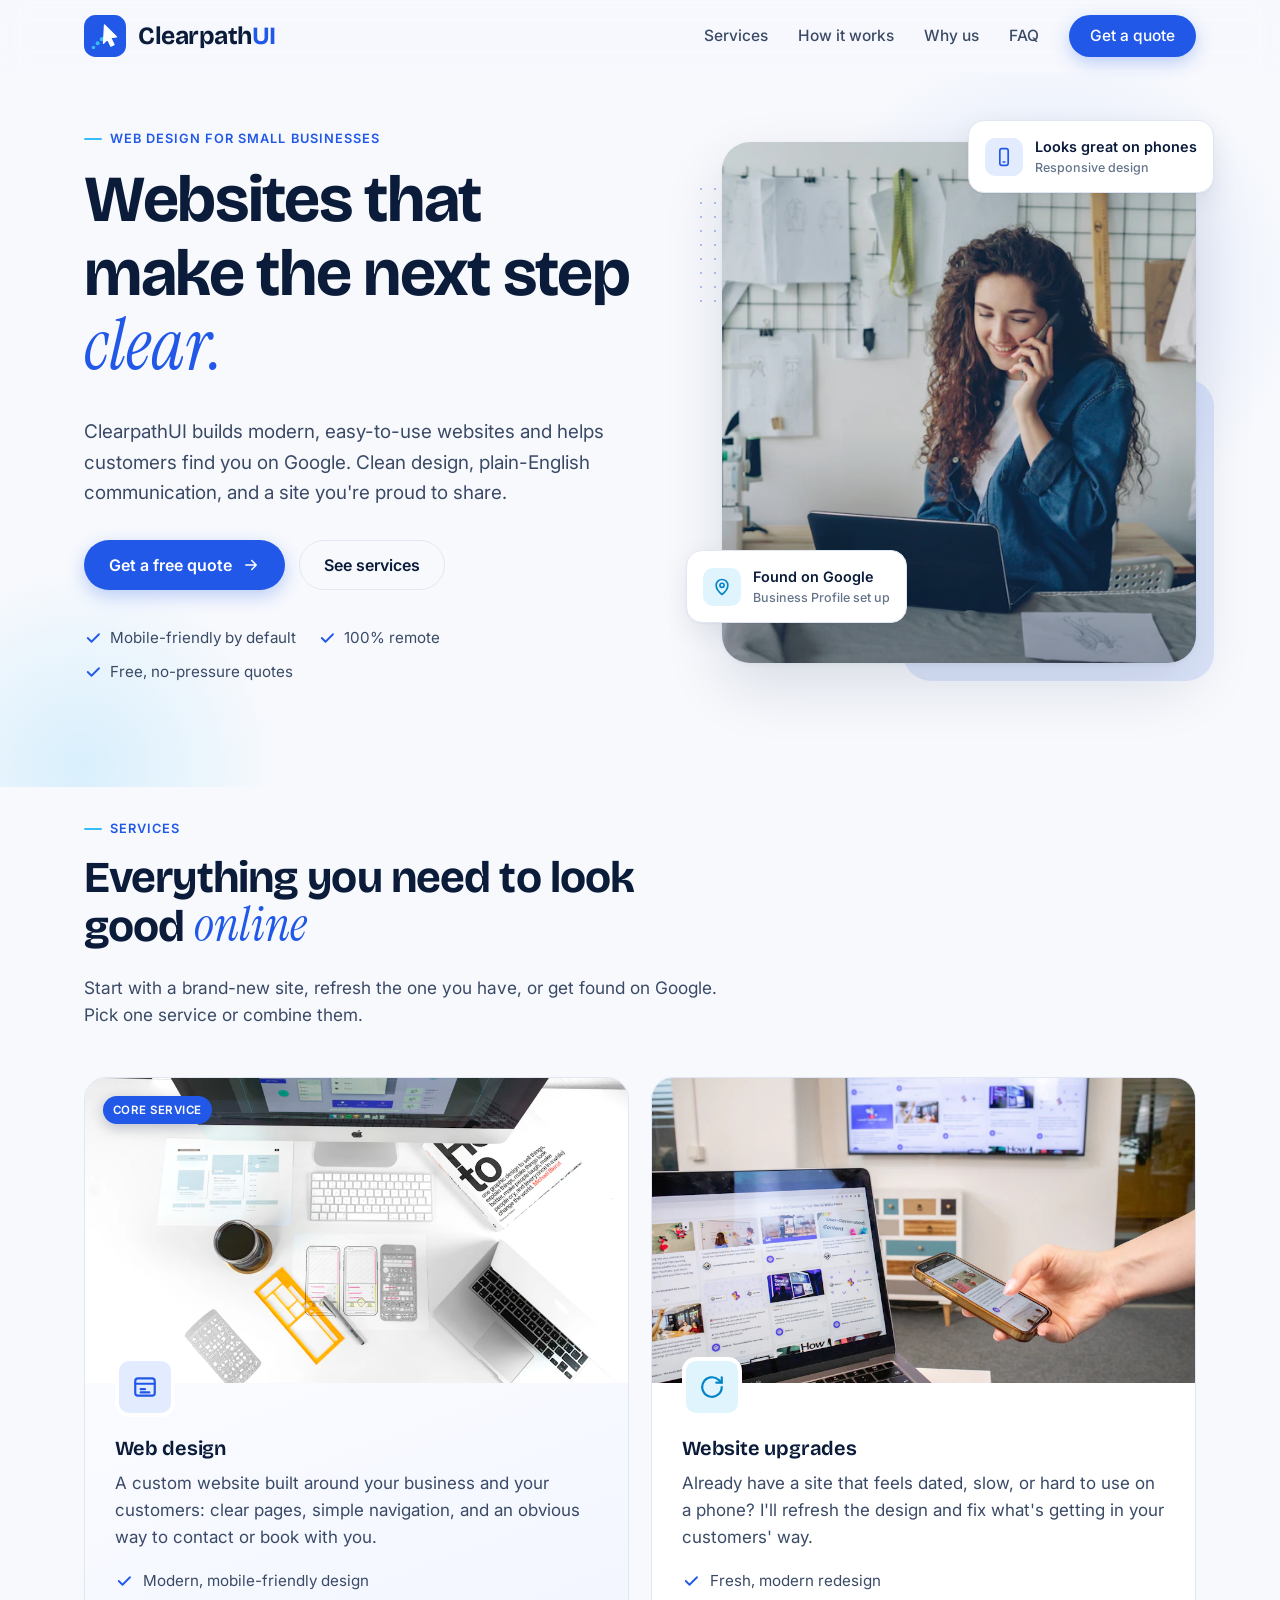
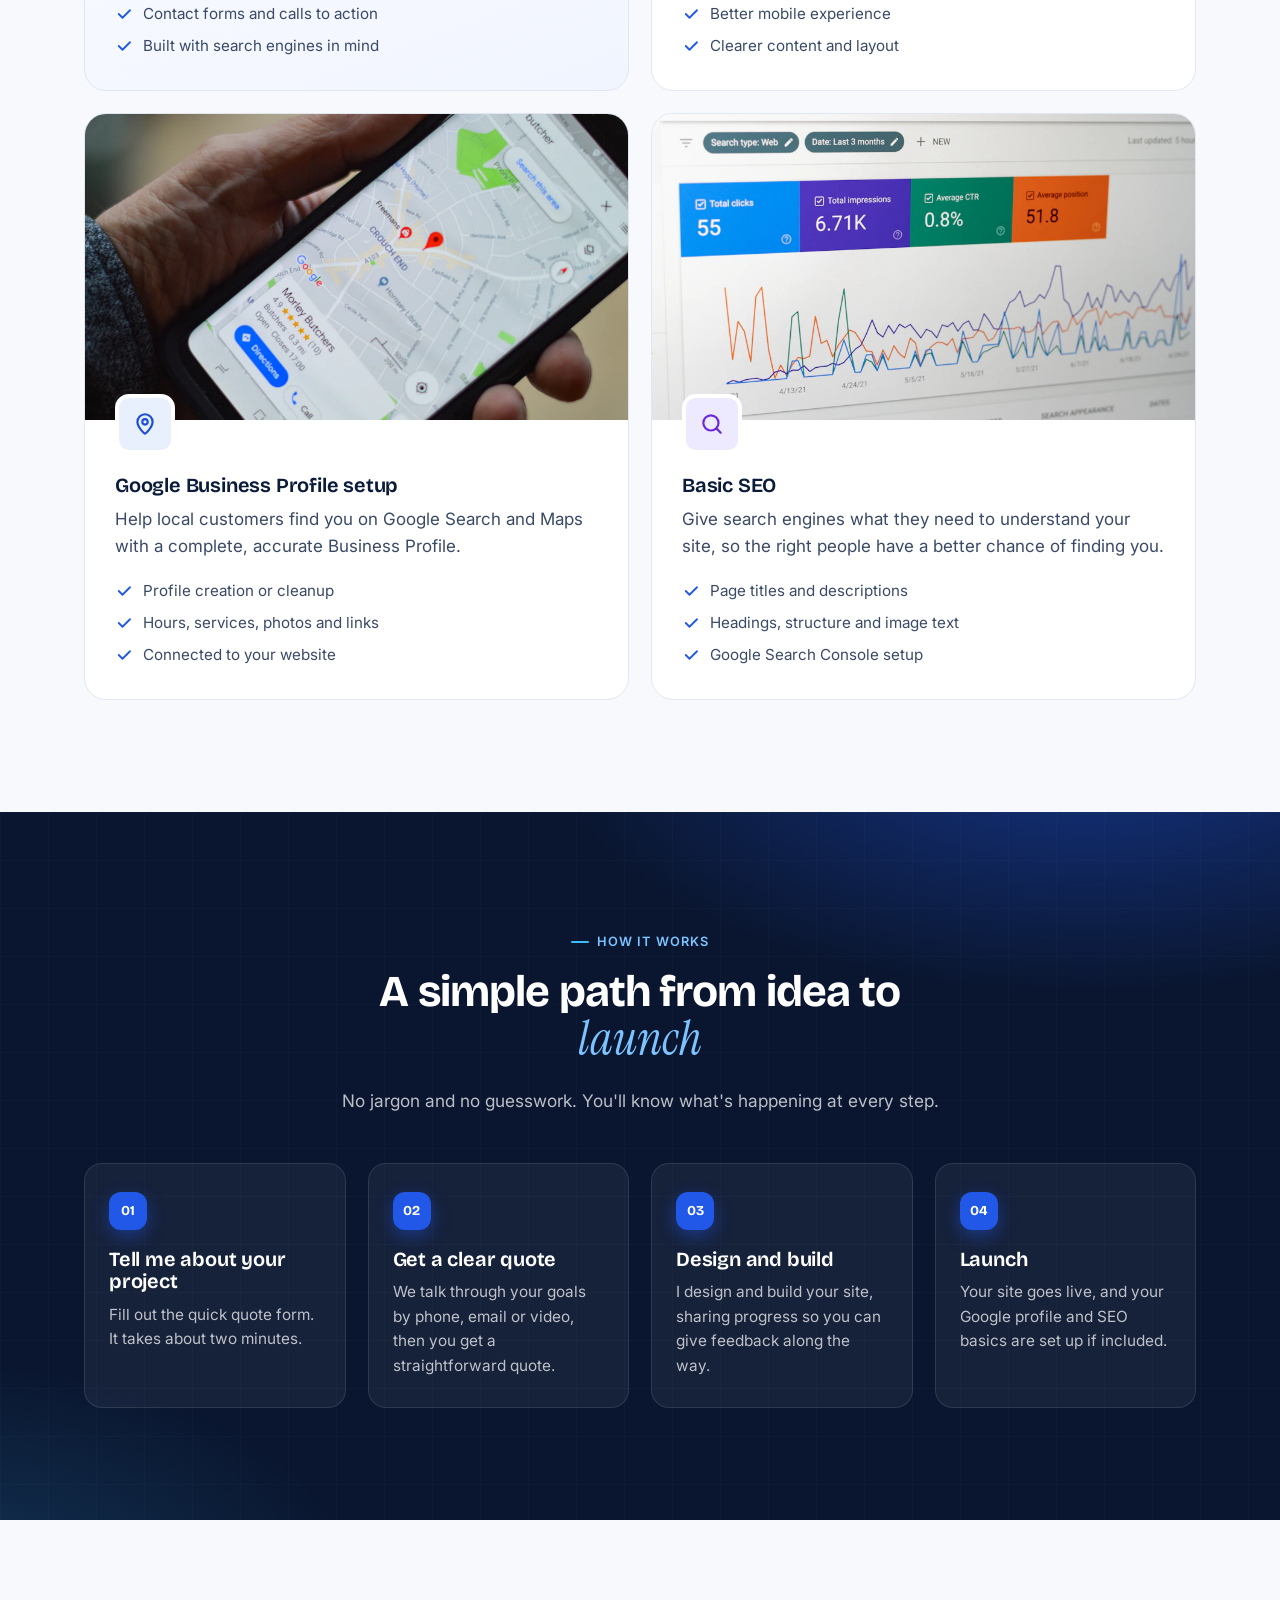
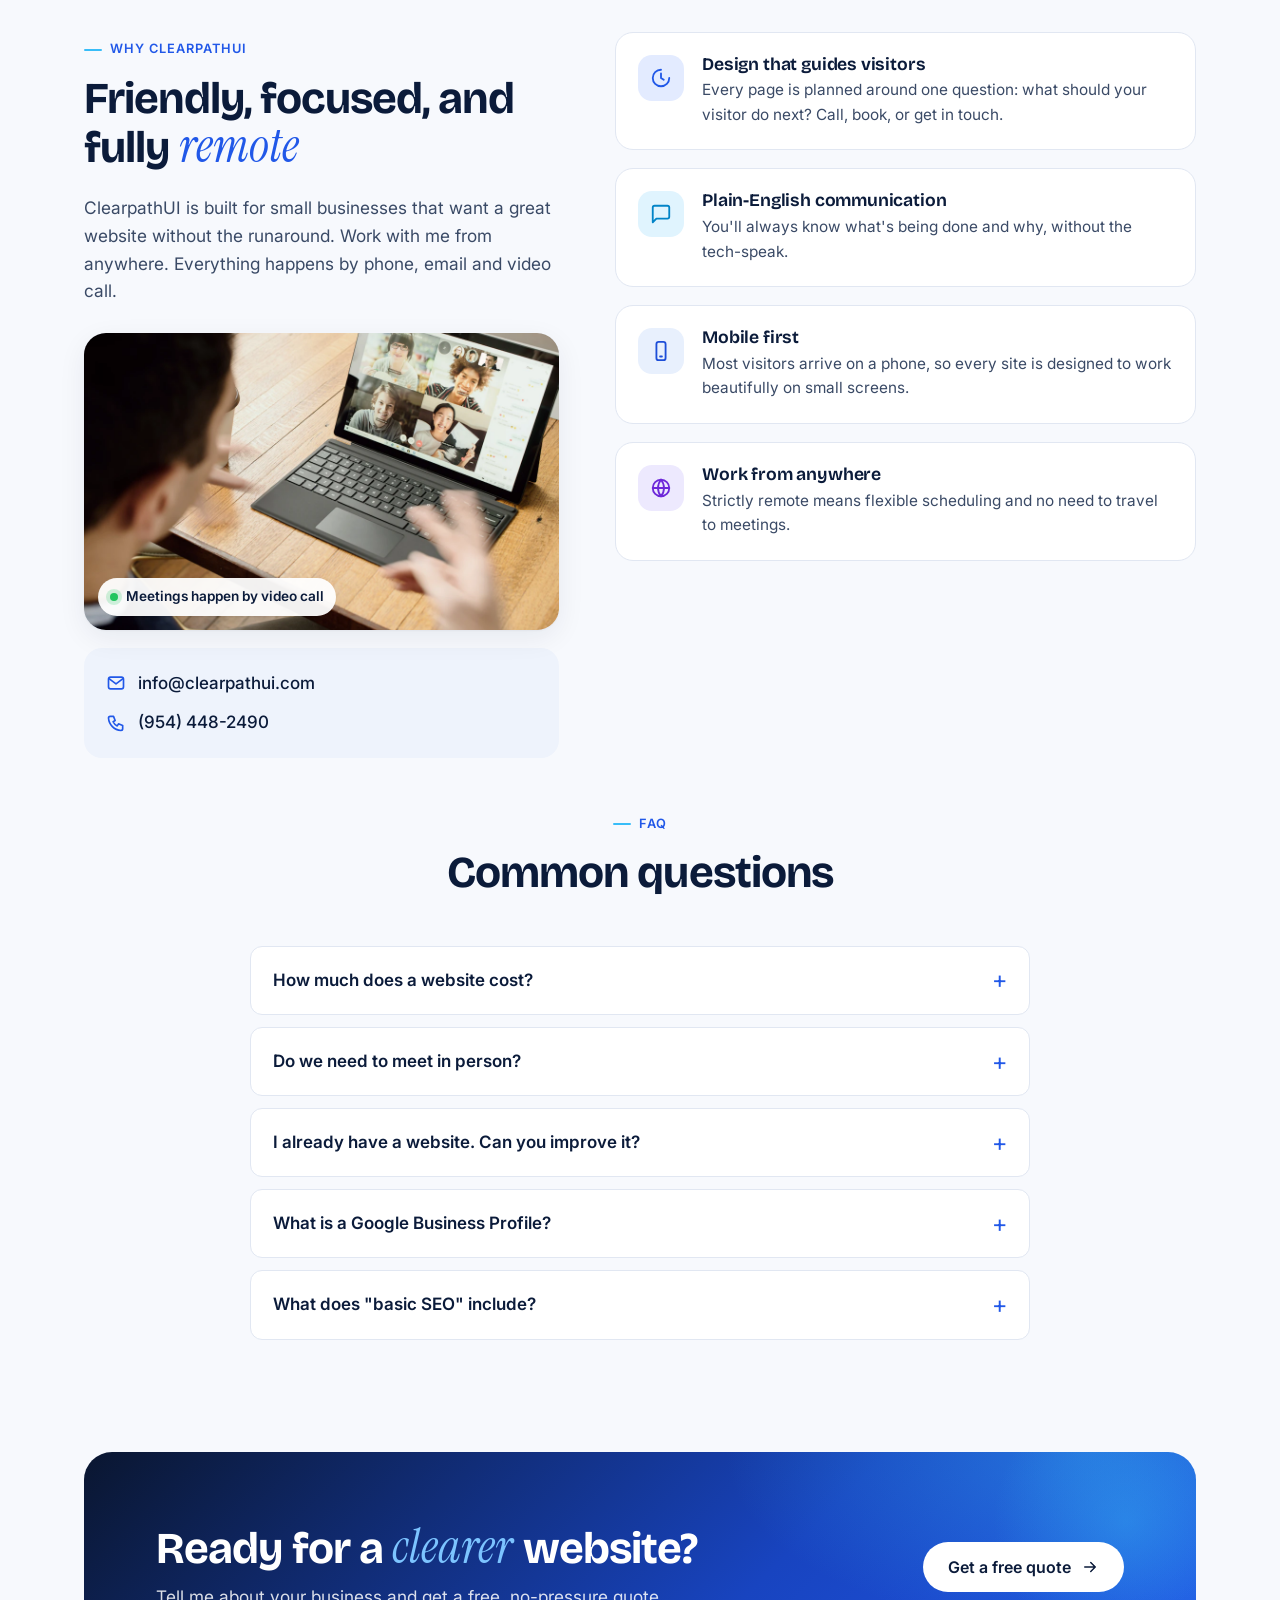
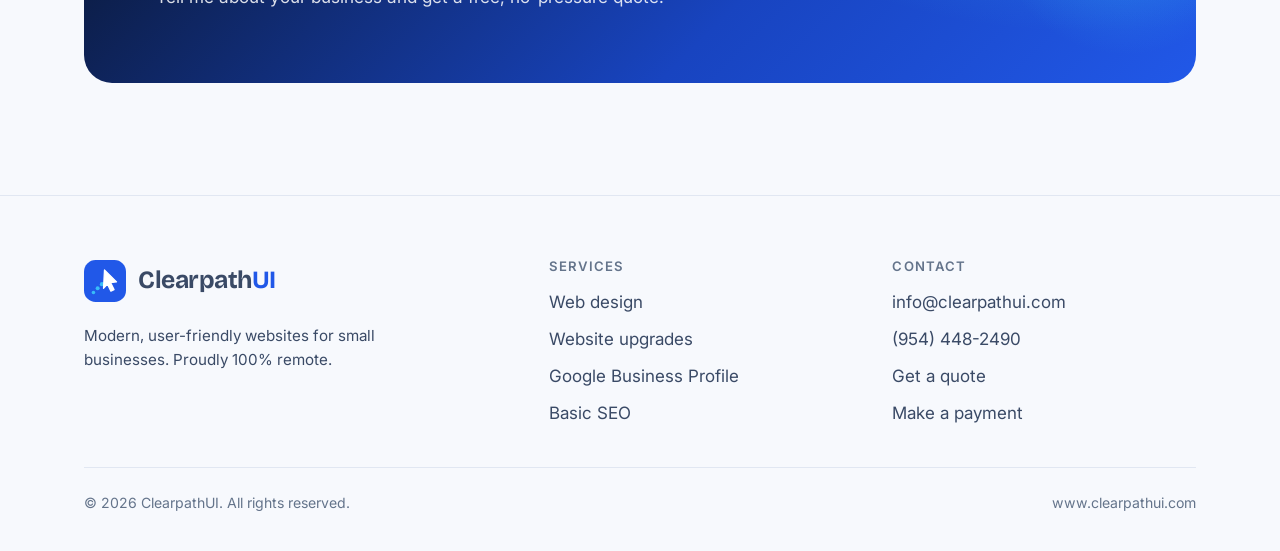
<file: index.html>
<!doctype html>
<html lang="en">
<head>
  <meta charset="utf-8">
  <meta name="viewport" content="width=device-width, initial-scale=1">
  <title>ClearpathUI | Web Design, Website Upgrades, Google Profile & SEO</title>
  <meta name="description" content="ClearpathUI designs modern, easy-to-use websites for small businesses. Web design, website upgrades, Google Business Profile setup and basic SEO. 100% remote. Get a free quote.">
  <link rel="canonical" href="https://www.clearpathui.com/">
  <meta property="og:type" content="website">
  <meta property="og:site_name" content="ClearpathUI">
  <meta property="og:title" content="ClearpathUI | Websites that make the next step clear">
  <meta property="og:description" content="Web design, website upgrades, Google Business Profile setup and basic SEO for small businesses. 100% remote.">
  <meta property="og:url" content="https://www.clearpathui.com/">
  <meta property="og:image" content="https://www.clearpathui.com/og-image.png">
  <meta property="og:image:width" content="1200">
  <meta property="og:image:height" content="630">
  <meta property="og:image:alt" content="ClearpathUI: websites that make the next step clear">
  <meta name="twitter:card" content="summary_large_image">
  <meta name="theme-color" content="#2158e8">
  <link rel="icon" href="favicon.svg" type="image/svg+xml">
  <link rel="preconnect" href="https://fonts.googleapis.com">
  <link rel="preconnect" href="https://fonts.gstatic.com" crossorigin>
  <link href="https://fonts.googleapis.com/css2?family=Bricolage+Grotesque:opsz,wght@12..96,600;12..96,700&family=Instrument+Serif:ital@1&family=Inter:wght@400;500;600&display=swap" rel="stylesheet">
  <link rel="stylesheet" href="styles.css">
  <script type="application/ld+json">
  {
    "@context": "https://schema.org",
    "@type": "ProfessionalService",
    "name": "ClearpathUI",
    "url": "https://www.clearpathui.com/",
    "logo": "https://www.clearpathui.com/logo.png",
    "image": "https://www.clearpathui.com/og-image.png",
    "email": "info@clearpathui.com",
    "telephone": "+1-954-448-2490",
    "description": "Web design, website upgrades, Google Business Profile setup and basic SEO for small businesses. Fully remote.",
    "areaServed": "US",
    "serviceType": ["Web design", "Website upgrades", "Google Business Profile setup", "Basic SEO"]
  }
  </script>
  <script>document.documentElement.classList.add('js');</script>
</head>
<body>
  <a class="skip-link" href="#main">Skip to content</a>

  <header class="site-header" id="top">
    <nav class="container nav" aria-label="Main">
      <a class="logo" href="index.html" aria-label="ClearpathUI home">
        <img class="logo-mark" src="favicon.svg" alt="" width="42" height="42">
        <span class="logo-text">Clearpath<span>UI</span></span>
      </a>
      <button class="menu-toggle" type="button" aria-expanded="false" aria-controls="nav-links" aria-label="Open menu">
        <svg viewBox="0 0 24 24" fill="none" stroke="currentColor" stroke-width="2" stroke-linecap="round"><path d="M4 7h16M4 12h16M4 17h16"/></svg>
      </button>
      <ul class="nav-links" id="nav-links">
        <li><a href="#services">Services</a></li>
        <li><a href="#process">How it works</a></li>
        <li><a href="#why">Why us</a></li>
        <li><a href="#faq">FAQ</a></li>
        <li><a class="btn btn-primary nav-cta" href="quote.html">Get a quote</a></li>
      </ul>
    </nav>
  </header>

  <main id="main">
    <!-- Hero -->
    <section class="hero">
      <div class="container hero-grid">
        <div>
          <span class="eyebrow">Web design for small businesses</span>
          <h1>Websites that make the next step <em>clear.</em></h1>
          <p class="hero-lead">ClearpathUI builds modern, easy-to-use websites and helps customers find you on Google. Clean design, plain-English communication, and a site you're proud to share.</p>
          <div class="hero-actions">
            <a class="btn btn-primary" href="quote.html">Get a free quote
              <svg viewBox="0 0 24 24" fill="none" stroke="currentColor" stroke-width="2" stroke-linecap="round" stroke-linejoin="round"><path d="M5 12h14M13 6l6 6-6 6"/></svg>
            </a>
            <a class="btn btn-ghost" href="#services">See services</a>
          </div>
          <ul class="hero-points">
            <li><svg viewBox="0 0 24 24" fill="none" stroke="currentColor" stroke-width="2.4" stroke-linecap="round" stroke-linejoin="round"><path d="m5 12 5 5L20 7"/></svg>Mobile-friendly by default</li>
            <li><svg viewBox="0 0 24 24" fill="none" stroke="currentColor" stroke-width="2.4" stroke-linecap="round" stroke-linejoin="round"><path d="m5 12 5 5L20 7"/></svg>100% remote</li>
            <li><svg viewBox="0 0 24 24" fill="none" stroke="currentColor" stroke-width="2.4" stroke-linecap="round" stroke-linejoin="round"><path d="m5 12 5 5L20 7"/></svg>Free, no-pressure quotes</li>
          </ul>
        </div>

        <div class="mockup-wrap">
          <span class="hero-pattern"></span>
          <div class="hero-photo"><img src="images/hero-business-owner.webp" alt="Smiling small business owner working on her laptop in her studio" width="1100" height="1210" fetchpriority="high"></div>
          <div class="float-card float-a" aria-hidden="true">
            <span class="ico"><svg viewBox="0 0 24 24" fill="none" stroke="currentColor" stroke-width="2" stroke-linecap="round" stroke-linejoin="round"><path d="M12 21s-7-5.3-7-11a7 7 0 0 1 14 0c0 5.7-7 11-7 11z"/><circle cx="12" cy="10" r="2.5"/></svg></span>
            <span>Found on Google<small>Business Profile set up</small></span>
          </div>
          <div class="float-card float-b" aria-hidden="true">
            <span class="ico"><svg viewBox="0 0 24 24" fill="none" stroke="currentColor" stroke-width="2" stroke-linecap="round" stroke-linejoin="round"><rect x="7" y="2" width="10" height="20" rx="2.5"/><path d="M11 18h2"/></svg></span>
            <span>Looks great on phones<small>Responsive design</small></span>
          </div>
        </div>
      </div>
    </section>

    <!-- Services -->
    <section class="section" id="services" style="padding-top: 24px;">
      <div class="container">
        <div class="section-head reveal">
          <span class="eyebrow">Services</span>
          <h2>Everything you need to look good <em>online</em></h2>
          <p>Start with a brand-new site, refresh the one you have, or get found on Google. Pick one service or combine them.</p>
        </div>

        <div class="services-grid">
          <article class="service-card featured reveal">
            <span class="tag">Core service</span>
            <div class="service-media"><img src="images/service-web-design.webp" alt="Website and mobile layouts being designed on a large monitor" width="900" height="506" loading="lazy" decoding="async"></div>
            <div class="service-body">
            <div class="service-icon si-teal">
              <svg viewBox="0 0 24 24" fill="none" stroke="currentColor" stroke-width="2" stroke-linecap="round" stroke-linejoin="round"><rect x="3" y="4" width="18" height="16" rx="2.5"/><path d="M3 9h18M8 14h4M8 17h8"/></svg>
            </div>
            <h3>Web design</h3>
            <p>A custom website built around your business and your customers: clear pages, simple navigation, and an obvious way to contact or book with you.</p>
            <ul class="service-list">
              <li><svg viewBox="0 0 24 24" fill="none" stroke="currentColor" stroke-width="2.4" stroke-linecap="round" stroke-linejoin="round"><path d="m5 12 5 5L20 7"/></svg>Modern, mobile-friendly design</li>
              <li><svg viewBox="0 0 24 24" fill="none" stroke="currentColor" stroke-width="2.4" stroke-linecap="round" stroke-linejoin="round"><path d="m5 12 5 5L20 7"/></svg>Contact forms and calls to action</li>
              <li><svg viewBox="0 0 24 24" fill="none" stroke="currentColor" stroke-width="2.4" stroke-linecap="round" stroke-linejoin="round"><path d="m5 12 5 5L20 7"/></svg>Built with search engines in mind</li>
            </ul>
            </div>
          </article>

          <article class="service-card reveal">
            <div class="service-media"><img src="images/service-website-upgrades.webp" alt="A website shown on a laptop and a phone" width="900" height="506" loading="lazy" decoding="async"></div>
            <div class="service-body">
            <div class="service-icon si-apricot">
              <svg viewBox="0 0 24 24" fill="none" stroke="currentColor" stroke-width="2" stroke-linecap="round" stroke-linejoin="round"><path d="M21 12a9 9 0 1 1-3-6.7L21 8"/><path d="M21 3v5h-5"/></svg>
            </div>
            <h3>Website upgrades</h3>
            <p>Already have a site that feels dated, slow, or hard to use on a phone? I'll refresh the design and fix what's getting in your customers' way.</p>
            <ul class="service-list">
              <li><svg viewBox="0 0 24 24" fill="none" stroke="currentColor" stroke-width="2.4" stroke-linecap="round" stroke-linejoin="round"><path d="m5 12 5 5L20 7"/></svg>Fresh, modern redesign</li>
              <li><svg viewBox="0 0 24 24" fill="none" stroke="currentColor" stroke-width="2.4" stroke-linecap="round" stroke-linejoin="round"><path d="m5 12 5 5L20 7"/></svg>Better mobile experience</li>
              <li><svg viewBox="0 0 24 24" fill="none" stroke="currentColor" stroke-width="2.4" stroke-linecap="round" stroke-linejoin="round"><path d="m5 12 5 5L20 7"/></svg>Clearer content and layout</li>
            </ul>
            </div>
          </article>

          <article class="service-card reveal">
            <div class="service-media"><img src="images/service-google-profile.webp" alt="Phone showing local business results on Google Maps" width="900" height="506" loading="lazy" decoding="async"></div>
            <div class="service-body">
            <div class="service-icon si-sky">
              <svg viewBox="0 0 24 24" fill="none" stroke="currentColor" stroke-width="2" stroke-linecap="round" stroke-linejoin="round"><path d="M12 21s-7-5.3-7-11a7 7 0 0 1 14 0c0 5.7-7 11-7 11z"/><circle cx="12" cy="10" r="2.5"/></svg>
            </div>
            <h3>Google Business Profile setup</h3>
            <p>Help local customers find you on Google Search and Maps with a complete, accurate Business Profile.</p>
            <ul class="service-list">
              <li><svg viewBox="0 0 24 24" fill="none" stroke="currentColor" stroke-width="2.4" stroke-linecap="round" stroke-linejoin="round"><path d="m5 12 5 5L20 7"/></svg>Profile creation or cleanup</li>
              <li><svg viewBox="0 0 24 24" fill="none" stroke="currentColor" stroke-width="2.4" stroke-linecap="round" stroke-linejoin="round"><path d="m5 12 5 5L20 7"/></svg>Hours, services, photos and links</li>
              <li><svg viewBox="0 0 24 24" fill="none" stroke="currentColor" stroke-width="2.4" stroke-linecap="round" stroke-linejoin="round"><path d="m5 12 5 5L20 7"/></svg>Connected to your website</li>
            </ul>
            </div>
          </article>

          <article class="service-card reveal">
            <div class="service-media"><img src="images/service-seo.webp" alt="Google Search Console chart of website clicks and impressions" width="900" height="506" loading="lazy" decoding="async"></div>
            <div class="service-body">
            <div class="service-icon si-sand">
              <svg viewBox="0 0 24 24" fill="none" stroke="currentColor" stroke-width="2" stroke-linecap="round" stroke-linejoin="round"><circle cx="11" cy="11" r="7"/><path d="m20 20-3.5-3.5"/></svg>
            </div>
            <h3>Basic SEO</h3>
            <p>Give search engines what they need to understand your site, so the right people have a better chance of finding you.</p>
            <ul class="service-list">
              <li><svg viewBox="0 0 24 24" fill="none" stroke="currentColor" stroke-width="2.4" stroke-linecap="round" stroke-linejoin="round"><path d="m5 12 5 5L20 7"/></svg>Page titles and descriptions</li>
              <li><svg viewBox="0 0 24 24" fill="none" stroke="currentColor" stroke-width="2.4" stroke-linecap="round" stroke-linejoin="round"><path d="m5 12 5 5L20 7"/></svg>Headings, structure and image text</li>
              <li><svg viewBox="0 0 24 24" fill="none" stroke="currentColor" stroke-width="2.4" stroke-linecap="round" stroke-linejoin="round"><path d="m5 12 5 5L20 7"/></svg>Google Search Console setup</li>
            </ul>
            </div>
          </article>
        </div>
      </div>
    </section>

    <!-- Process -->
    <section class="section process dark" id="process">
      <div class="container">
        <div class="section-head center reveal">
          <span class="eyebrow">How it works</span>
          <h2>A simple path from idea to <em>launch</em></h2>
          <p>No jargon and no guesswork. You'll know what's happening at every step.</p>
        </div>
        <ol class="steps">
          <li class="step reveal">
            <div class="step-num">01</div>
            <h3>Tell me about your project</h3>
            <p>Fill out the quick quote form. It takes about two minutes.</p>
          </li>
          <li class="step reveal">
            <div class="step-num">02</div>
            <h3>Get a clear quote</h3>
            <p>We talk through your goals by phone, email or video, then you get a straightforward quote.</p>
          </li>
          <li class="step reveal">
            <div class="step-num">03</div>
            <h3>Design and build</h3>
            <p>I design and build your site, sharing progress so you can give feedback along the way.</p>
          </li>
          <li class="step reveal">
            <div class="step-num">04</div>
            <h3>Launch</h3>
            <p>Your site goes live, and your Google profile and SEO basics are set up if included.</p>
          </li>
        </ol>
      </div>
    </section>

    <!-- Why -->
    <section class="section" id="why">
      <div class="container why-grid">
        <div class="reveal">
          <span class="eyebrow">Why ClearpathUI</span>
          <h2>Friendly, focused, and fully <em>remote</em></h2>
          <p style="color: var(--ink-soft); font-size: 1.08rem;">ClearpathUI is built for small businesses that want a great website without the runaround. Work with me from anywhere. Everything happens by phone, email and video call.</p>
          <figure class="why-photo"><img src="images/why-video-call.webp" alt="Person on a friendly video call using a tablet" width="1000" height="625" loading="lazy" decoding="async"><figcaption><i></i>Meetings happen by video call</figcaption></figure>
          <div class="contact-card">
            <a class="contact-line" href="mailto:info@clearpathui.com">
              <svg viewBox="0 0 24 24" fill="none" stroke="currentColor" stroke-width="2" stroke-linecap="round" stroke-linejoin="round"><rect x="3" y="5" width="18" height="14" rx="2.5"/><path d="m4 7 8 6 8-6"/></svg>
              info@clearpathui.com
            </a>
            <a class="contact-line" href="tel:+19544482490">
              <svg viewBox="0 0 24 24" fill="none" stroke="currentColor" stroke-width="2" stroke-linecap="round" stroke-linejoin="round"><path d="M5 4h4l2 5-2.5 1.5a11 11 0 0 0 5 5L15 13l5 2v4a2 2 0 0 1-2 2A16 16 0 0 1 3 6a2 2 0 0 1 2-2"/></svg>
              (954) 448-2490
            </a>
          </div>
        </div>
        <div class="why-list">
          <div class="why-item reveal">
            <div class="service-icon si-teal"><svg viewBox="0 0 24 24" fill="none" stroke="currentColor" stroke-width="2" stroke-linecap="round" stroke-linejoin="round"><path d="M12 3a9 9 0 1 0 9 9"/><path d="M12 7v5l3 2"/></svg></div>
            <div><h3>Design that guides visitors</h3><p>Every page is planned around one question: what should your visitor do next? Call, book, or get in touch.</p></div>
          </div>
          <div class="why-item reveal">
            <div class="service-icon si-apricot"><svg viewBox="0 0 24 24" fill="none" stroke="currentColor" stroke-width="2" stroke-linecap="round" stroke-linejoin="round"><path d="M21 15a2 2 0 0 1-2 2H7l-4 4V5a2 2 0 0 1 2-2h14a2 2 0 0 1 2 2z"/></svg></div>
            <div><h3>Plain-English communication</h3><p>You'll always know what's being done and why, without the tech-speak.</p></div>
          </div>
          <div class="why-item reveal">
            <div class="service-icon si-sky"><svg viewBox="0 0 24 24" fill="none" stroke="currentColor" stroke-width="2" stroke-linecap="round" stroke-linejoin="round"><rect x="7" y="2" width="10" height="20" rx="2.5"/><path d="M11 18h2"/></svg></div>
            <div><h3>Mobile first</h3><p>Most visitors arrive on a phone, so every site is designed to work beautifully on small screens.</p></div>
          </div>
          <div class="why-item reveal">
            <div class="service-icon si-sand"><svg viewBox="0 0 24 24" fill="none" stroke="currentColor" stroke-width="2" stroke-linecap="round" stroke-linejoin="round"><circle cx="12" cy="12" r="9"/><path d="M3 12h18M12 3a14 14 0 0 1 0 18M12 3a14 14 0 0 0 0 18"/></svg></div>
            <div><h3>Work from anywhere</h3><p>Strictly remote means flexible scheduling and no need to travel to meetings.</p></div>
          </div>
        </div>
      </div>
    </section>

    <!-- FAQ -->
    <section class="section" id="faq" style="padding-top: 0;">
      <div class="container">
        <div class="section-head center reveal">
          <span class="eyebrow">FAQ</span>
          <h2>Common questions</h2>
        </div>
        <div class="faq">
          <details class="reveal">
            <summary>How much does a website cost?</summary>
            <p>Every project is different, so pricing depends on what you need. Send a quick quote request and you'll get a clear price before any work starts.</p>
          </details>
          <details class="reveal">
            <summary>Do we need to meet in person?</summary>
            <p>No. ClearpathUI is strictly remote. We'll work together by phone, email and video call, wherever you're located.</p>
          </details>
          <details class="reveal">
            <summary>I already have a website. Can you improve it?</summary>
            <p>Yes. Website upgrades are one of the main services. Share your current site in the quote form and I'll look at what can be improved.</p>
          </details>
          <details class="reveal">
            <summary>What is a Google Business Profile?</summary>
            <p>It's the free listing that shows your business on Google Search and Maps, with your hours, phone number, website and reviews. I can create a new one or tidy up the one you have.</p>
          </details>
          <details class="reveal">
            <summary>What does "basic SEO" include?</summary>
            <p>The essentials that help search engines understand your site: page titles and descriptions, clear headings, image descriptions, and Google Search Console setup.</p>
          </details>
        </div>
      </div>
    </section>

    <!-- CTA -->
    <section class="container">
      <div class="cta-band reveal">
        <div>
          <h2>Ready for a <em>clearer</em> website?</h2>
          <p>Tell me about your business and get a free, no-pressure quote.</p>
        </div>
        <a class="btn btn-light" href="quote.html">Get a free quote
          <svg viewBox="0 0 24 24" fill="none" stroke="currentColor" stroke-width="2" stroke-linecap="round" stroke-linejoin="round"><path d="M5 12h14M13 6l6 6-6 6"/></svg>
        </a>
      </div>
    </section>
  </main>

  <footer class="site-footer">
    <div class="container">
      <div class="footer-grid">
        <div>
          <a class="logo" href="index.html" aria-label="ClearpathUI home">
            <img class="logo-mark" src="favicon.svg" alt="" width="42" height="42">
            <span class="logo-text">Clearpath<span>UI</span></span>
          </a>
          <p>Modern, user-friendly websites for small businesses. Proudly 100% remote.</p>
        </div>
        <div>
          <h4>Services</h4>
          <ul>
            <li><a href="index.html#services">Web design</a></li>
            <li><a href="index.html#services">Website upgrades</a></li>
            <li><a href="index.html#services">Google Business Profile</a></li>
            <li><a href="index.html#services">Basic SEO</a></li>
          </ul>
        </div>
        <div>
          <h4>Contact</h4>
          <ul>
            <li><a href="mailto:info@clearpathui.com">info@clearpathui.com</a></li>
            <li><a href="tel:+19544482490">(954) 448-2490</a></li>
            <li><a href="quote.html">Get a quote</a></li>
            <li><a href="pay.html">Make a payment</a></li>
          </ul>
        </div>
      </div>
      <div class="footer-bottom">
        <span>&copy; <span class="year">2026</span> ClearpathUI. All rights reserved.</span>
        <span>www.clearpathui.com</span>
      </div>
    </div>
  </footer>

  <script src="main.js"></script>
</body>
</html>
</file>
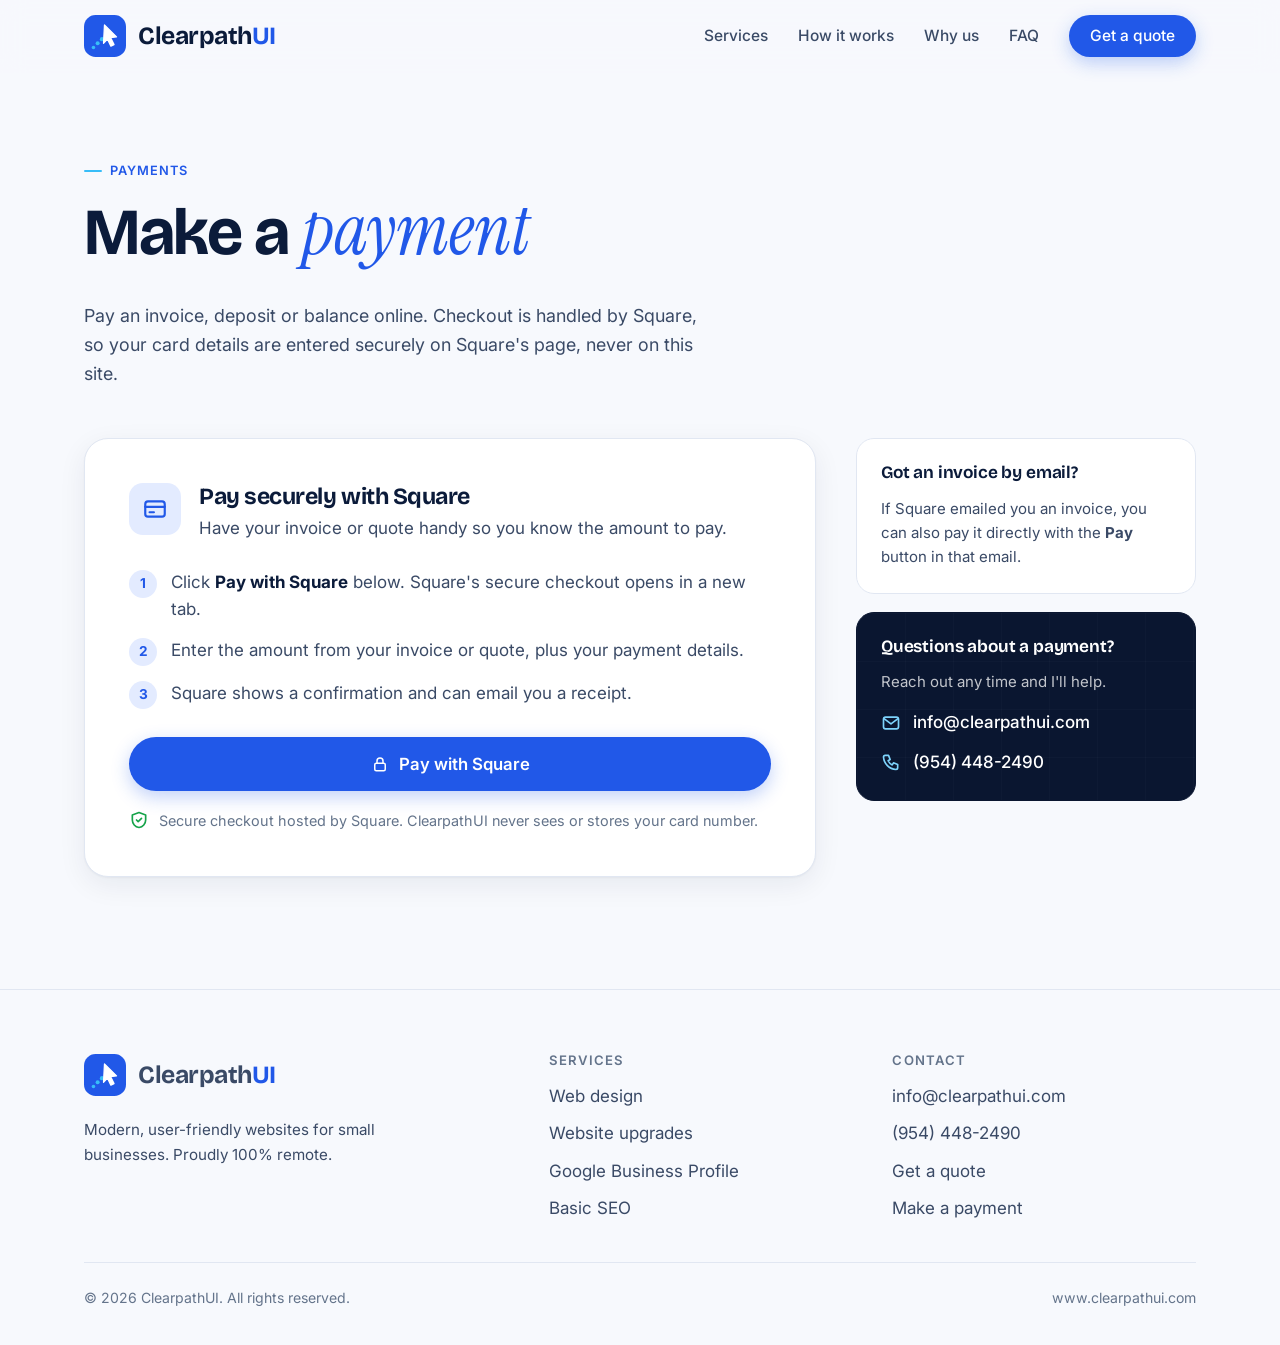
<file: pay.html>
<!doctype html>
<html lang="en">
<head>
  <meta charset="utf-8">
  <meta name="viewport" content="width=device-width, initial-scale=1">
  <title>Make a Payment | ClearpathUI</title>
  <meta name="description" content="Pay a ClearpathUI invoice or deposit online through Square's secure checkout.">
  <link rel="canonical" href="https://www.clearpathui.com/pay">
  <meta property="og:type" content="website">
  <meta property="og:site_name" content="ClearpathUI">
  <meta property="og:title" content="Make a Payment | ClearpathUI">
  <meta property="og:description" content="Pay a ClearpathUI invoice or deposit online through Square's secure checkout.">
  <meta property="og:url" content="https://www.clearpathui.com/pay">
  <meta property="og:image" content="https://www.clearpathui.com/og-image.png">
  <meta property="og:image:width" content="1200">
  <meta property="og:image:height" content="630">
  <meta property="og:image:alt" content="ClearpathUI: websites that make the next step clear">
  <meta name="twitter:card" content="summary_large_image">
  <meta name="theme-color" content="#2158e8">
  <link rel="icon" href="favicon.svg" type="image/svg+xml">
  <link rel="preconnect" href="https://fonts.googleapis.com">
  <link rel="preconnect" href="https://fonts.gstatic.com" crossorigin>
  <link href="https://fonts.googleapis.com/css2?family=Bricolage+Grotesque:opsz,wght@12..96,600;12..96,700&family=Instrument+Serif:ital@1&family=Inter:wght@400;500;600&display=swap" rel="stylesheet">
  <link rel="stylesheet" href="styles.css">
  <script>document.documentElement.classList.add('js');</script>
</head>
<body>
  <a class="skip-link" href="#main">Skip to content</a>

  <header class="site-header" id="top">
    <nav class="container nav" aria-label="Main">
      <a class="logo" href="index.html" aria-label="ClearpathUI home">
        <img class="logo-mark" src="favicon.svg" alt="" width="42" height="42">
        <span class="logo-text">Clearpath<span>UI</span></span>
      </a>
      <button class="menu-toggle" type="button" aria-expanded="false" aria-controls="nav-links" aria-label="Open menu">
        <svg viewBox="0 0 24 24" fill="none" stroke="currentColor" stroke-width="2" stroke-linecap="round"><path d="M4 7h16M4 12h16M4 17h16"/></svg>
      </button>
      <ul class="nav-links" id="nav-links">
        <li><a href="index.html#services">Services</a></li>
        <li><a href="index.html#process">How it works</a></li>
        <li><a href="index.html#why">Why us</a></li>
        <li><a href="index.html#faq">FAQ</a></li>
        <li><a class="btn btn-primary nav-cta" href="quote.html">Get a quote</a></li>
      </ul>
    </nav>
  </header>

  <main id="main">
    <section class="quote-hero">
      <div class="container">
        <span class="eyebrow">Payments</span>
        <h1>Make a <em>payment</em></h1>
        <p>Pay an invoice, deposit or balance online. Checkout is handled by Square, so your card details are entered securely on Square's page, never on this site.</p>
      </div>
    </section>

    <section class="container quote-layout">
      <div class="form-card pay-card">
        <div class="pay-head">
          <div class="pay-icon" aria-hidden="true">
            <svg viewBox="0 0 24 24" fill="none" stroke="currentColor" stroke-width="2" stroke-linecap="round" stroke-linejoin="round"><rect x="3" y="5" width="18" height="14" rx="2.5"/><path d="M3 10h18M7 15h4"/></svg>
          </div>
          <div>
            <h2>Pay securely with Square</h2>
            <p>Have your invoice or quote handy so you know the amount to pay.</p>
          </div>
        </div>

        <ol class="pay-steps">
          <li><b>1</b><span>Click <strong>Pay with Square</strong> below. Square's secure checkout opens in a new tab.</span></li>
          <li><b>2</b><span>Enter the amount from your invoice or quote, plus your payment details.</span></li>
          <li><b>3</b><span>Square shows a confirmation and can email you a receipt.</span></li>
        </ol>

        <a class="btn btn-primary pay-btn" id="pay-btn" href="#" target="_blank" rel="noopener">
          <svg viewBox="0 0 24 24" fill="none" stroke="currentColor" stroke-width="2" stroke-linecap="round" stroke-linejoin="round"><rect x="5" y="11" width="14" height="10" rx="2"/><path d="M8 11V8a4 4 0 0 1 8 0v3"/></svg>
          <span>Pay with Square</span>
        </a>
        <p class="pay-unavailable" id="pay-unavailable" hidden>Online payments are being set up. To pay now, call <a href="tel:+19544482490">(954) 448-2490</a> or email <a href="mailto:info@clearpathui.com">info@clearpathui.com</a>.</p>

        <div class="secure-note">
          <svg viewBox="0 0 24 24" fill="none" stroke="currentColor" stroke-width="2" stroke-linecap="round" stroke-linejoin="round" aria-hidden="true"><path d="M12 3l8 3v6c0 4.5-3.4 8.4-8 9-4.6-.6-8-4.5-8-9V6z"/><path d="m9 12 2 2 4-4"/></svg>
          <span>Secure checkout hosted by Square. ClearpathUI never sees or stores your card number.</span>
        </div>
      </div>

      <aside class="aside">
        <div class="aside-card">
          <h3>Got an invoice by email?</h3>
          <p class="aside-text">If Square emailed you an invoice, you can also pay it directly with the <strong>Pay</strong> button in that email.</p>
        </div>
        <div class="aside-card dark">
          <h3>Questions about a payment?</h3>
          <p>Reach out any time and I'll help.</p>
          <a class="contact-line" href="mailto:info@clearpathui.com">
            <svg viewBox="0 0 24 24" fill="none" stroke="currentColor" stroke-width="2" stroke-linecap="round" stroke-linejoin="round"><rect x="3" y="5" width="18" height="14" rx="2.5"/><path d="m4 7 8 6 8-6"/></svg>
            info@clearpathui.com
          </a>
          <a class="contact-line" href="tel:+19544482490">
            <svg viewBox="0 0 24 24" fill="none" stroke="currentColor" stroke-width="2" stroke-linecap="round" stroke-linejoin="round"><path d="M5 4h4l2 5-2.5 1.5a11 11 0 0 0 5 5L15 13l5 2v4a2 2 0 0 1-2 2A16 16 0 0 1 3 6a2 2 0 0 1 2-2"/></svg>
            (954) 448-2490
          </a>
        </div>
      </aside>
    </section>
  </main>

  <footer class="site-footer">
    <div class="container">
      <div class="footer-grid">
        <div>
          <a class="logo" href="index.html" aria-label="ClearpathUI home">
            <img class="logo-mark" src="favicon.svg" alt="" width="42" height="42">
            <span class="logo-text">Clearpath<span>UI</span></span>
          </a>
          <p>Modern, user-friendly websites for small businesses. Proudly 100% remote.</p>
        </div>
        <div>
          <h4>Services</h4>
          <ul>
            <li><a href="index.html#services">Web design</a></li>
            <li><a href="index.html#services">Website upgrades</a></li>
            <li><a href="index.html#services">Google Business Profile</a></li>
            <li><a href="index.html#services">Basic SEO</a></li>
          </ul>
        </div>
        <div>
          <h4>Contact</h4>
          <ul>
            <li><a href="mailto:info@clearpathui.com">info@clearpathui.com</a></li>
            <li><a href="tel:+19544482490">(954) 448-2490</a></li>
            <li><a href="quote.html">Get a quote</a></li>
            <li><a href="pay.html" aria-current="page">Make a payment</a></li>
          </ul>
        </div>
      </div>
      <div class="footer-bottom">
        <span>&copy; <span class="year">2026</span> ClearpathUI. All rights reserved.</span>
        <span>www.clearpathui.com</span>
      </div>
    </div>
  </footer>

  <script>
    // Your Square payment link (Square Dashboard > Payment links). Only links on
    // square.link or square.site are accepted; anything else hides the button.
    var SQUARE_PAYMENT_URL = 'https://square.link/u/Lofytb1T';
    (function () {
      var btn = document.getElementById('pay-btn');
      var fallback = document.getElementById('pay-unavailable');
      var ok = /^https:\/\/([a-z0-9-]+\.)*(square\.link|square\.site|squareup\.com)\//i.test(SQUARE_PAYMENT_URL);
      if (ok) { btn.href = SQUARE_PAYMENT_URL; }
      else { btn.hidden = true; fallback.hidden = false; }
    })();
  </script>
  <script src="main.js"></script>
</body>
</html>
</file>
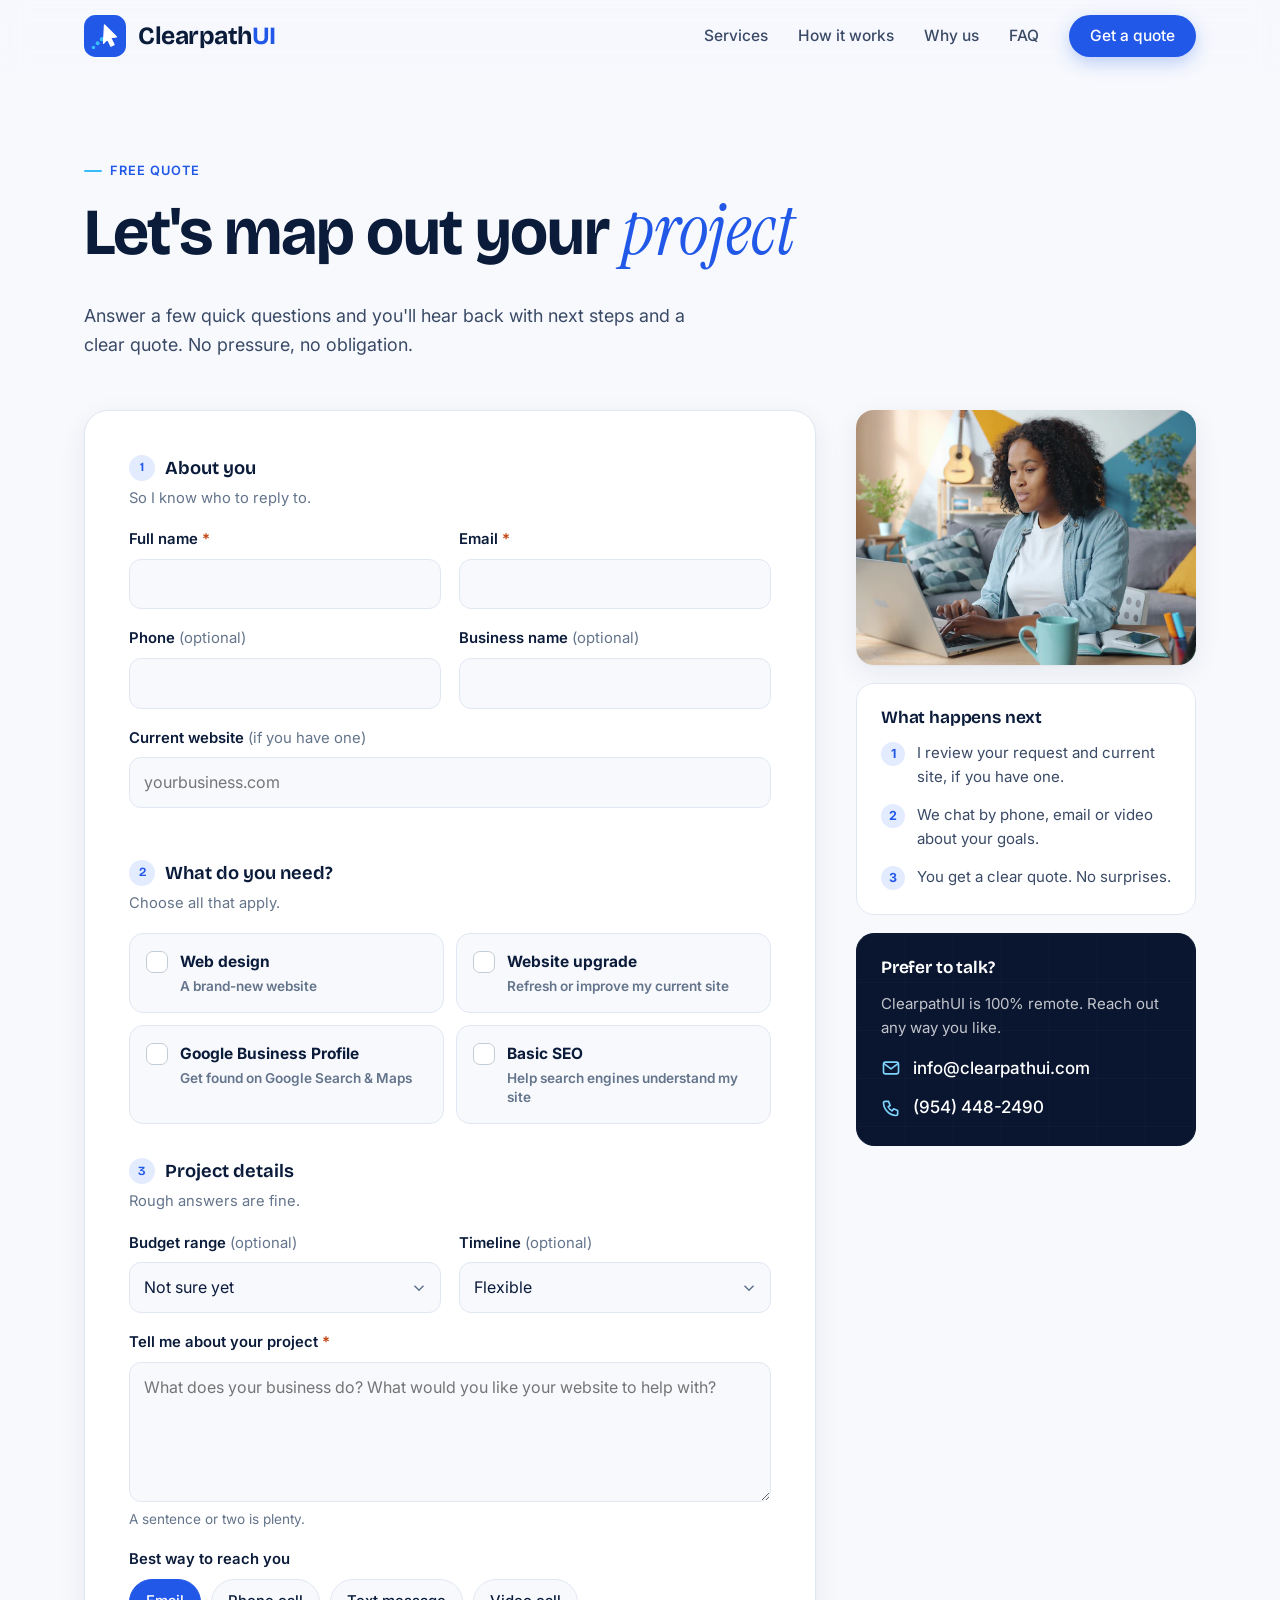
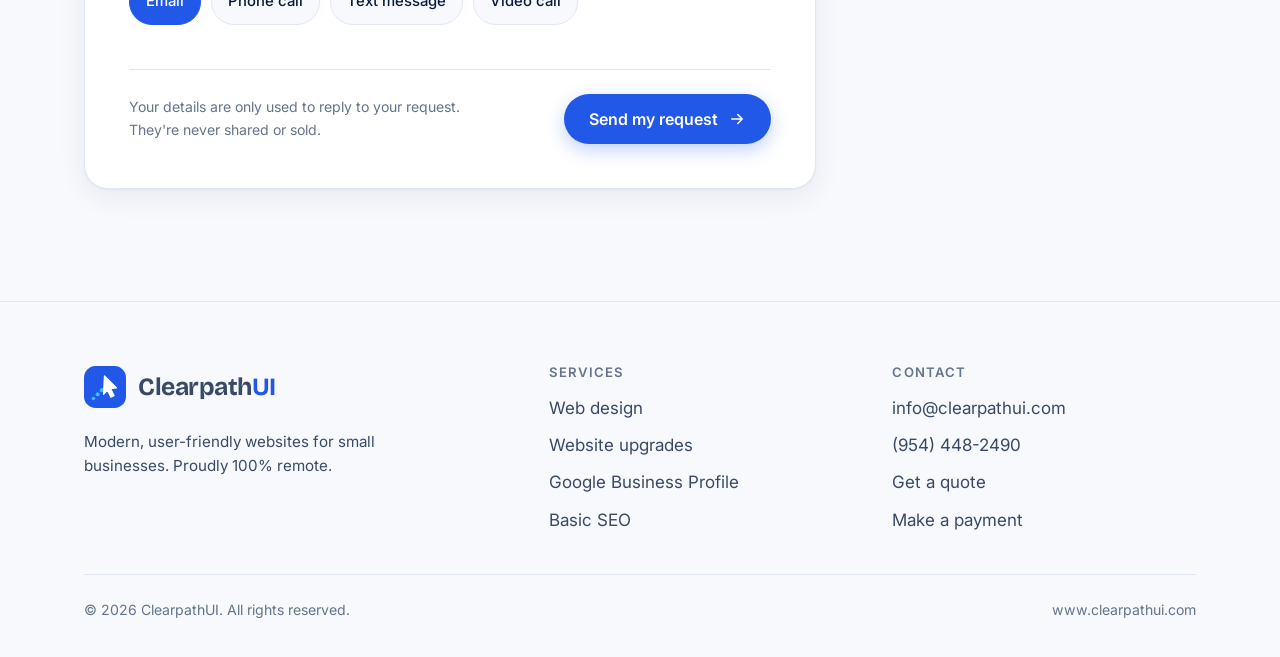
<file: quote.html>
<!doctype html>
<html lang="en">
<head>
  <meta charset="utf-8">
  <meta name="viewport" content="width=device-width, initial-scale=1">
  <title>Get a Free Quote | ClearpathUI</title>
  <meta name="description" content="Request a free, no-pressure quote from ClearpathUI for web design, website upgrades, Google Business Profile setup or basic SEO.">
  <link rel="canonical" href="https://www.clearpathui.com/quote">
  <meta property="og:type" content="website">
  <meta property="og:site_name" content="ClearpathUI">
  <meta property="og:title" content="Get a Free Quote | ClearpathUI">
  <meta property="og:description" content="Request a free, no-pressure quote for web design, website upgrades, Google Business Profile setup or basic SEO.">
  <meta property="og:url" content="https://www.clearpathui.com/quote">
  <meta property="og:image" content="https://www.clearpathui.com/og-image.png">
  <meta property="og:image:width" content="1200">
  <meta property="og:image:height" content="630">
  <meta property="og:image:alt" content="ClearpathUI: websites that make the next step clear">
  <meta name="twitter:card" content="summary_large_image">
  <meta name="theme-color" content="#2158e8">
  <link rel="icon" href="favicon.svg" type="image/svg+xml">
  <link rel="preconnect" href="https://fonts.googleapis.com">
  <link rel="preconnect" href="https://fonts.gstatic.com" crossorigin>
  <link href="https://fonts.googleapis.com/css2?family=Bricolage+Grotesque:opsz,wght@12..96,600;12..96,700&family=Instrument+Serif:ital@1&family=Inter:wght@400;500;600&display=swap" rel="stylesheet">
  <link rel="stylesheet" href="styles.css">
  <script>document.documentElement.classList.add('js');</script>
</head>
<body>
  <a class="skip-link" href="#main">Skip to content</a>

  <header class="site-header" id="top">
    <nav class="container nav" aria-label="Main">
      <a class="logo" href="index.html" aria-label="ClearpathUI home">
        <img class="logo-mark" src="favicon.svg" alt="" width="42" height="42">
        <span class="logo-text">Clearpath<span>UI</span></span>
      </a>
      <button class="menu-toggle" type="button" aria-expanded="false" aria-controls="nav-links" aria-label="Open menu">
        <svg viewBox="0 0 24 24" fill="none" stroke="currentColor" stroke-width="2" stroke-linecap="round"><path d="M4 7h16M4 12h16M4 17h16"/></svg>
      </button>
      <ul class="nav-links" id="nav-links">
        <li><a href="index.html#services">Services</a></li>
        <li><a href="index.html#process">How it works</a></li>
        <li><a href="index.html#why">Why us</a></li>
        <li><a href="index.html#faq">FAQ</a></li>
        <li><a class="btn btn-primary nav-cta" href="quote.html" aria-current="page">Get a quote</a></li>
      </ul>
    </nav>
  </header>

  <main id="main">
    <section class="quote-hero">
      <div class="container">
        <span class="eyebrow">Free quote</span>
        <h1>Let's map out your <em>project</em></h1>
        <p>Answer a few quick questions and you'll hear back with next steps and a clear quote. No pressure, no obligation.</p>
      </div>
    </section>

    <section class="container quote-layout">
      <div class="form-card">
        <form id="quote-form" novalidate>
          <!-- 1. Contact -->
          <fieldset class="fieldset">
            <legend class="legend"><span class="n">1</span>About you</legend>
            <p class="legend-sub">So I know who to reply to.</p>
            <div class="grid-2">
              <div class="field">
                <label for="name">Full name <span class="req" aria-hidden="true">*</span></label>
                <input id="name" name="name" type="text" autocomplete="name" required aria-describedby="name-err">
                <span class="error-msg" id="name-err">Please enter your name.</span>
              </div>
              <div class="field">
                <label for="email">Email <span class="req" aria-hidden="true">*</span></label>
                <input id="email" name="email" type="email" autocomplete="email" inputmode="email" required aria-describedby="email-err">
                <span class="error-msg" id="email-err">Please enter a valid email address.</span>
              </div>
            </div>
            <div class="grid-2">
              <div class="field">
                <label for="phone">Phone <span class="opt">(optional)</span></label>
                <input id="phone" name="phone" type="tel" autocomplete="tel" inputmode="tel">
              </div>
              <div class="field">
                <label for="business_name">Business name <span class="opt">(optional)</span></label>
                <input id="business_name" name="business_name" type="text" autocomplete="organization">
              </div>
            </div>
            <div class="field">
              <label for="current_website">Current website <span class="opt">(if you have one)</span></label>
              <input id="current_website" name="current_website" type="text" inputmode="url" placeholder="yourbusiness.com" autocomplete="url">
            </div>
          </fieldset>

          <!-- 2. Services -->
          <fieldset class="fieldset">
            <legend class="legend"><span class="n">2</span>What do you need?</legend>
            <p class="legend-sub">Choose all that apply.</p>
            <div class="choice-group" id="services-group">
              <label class="choice">
                <input type="checkbox" name="services" value="Web design">
                <span class="choice-box"><span class="check"><svg viewBox="0 0 24 24" fill="none" stroke="currentColor" stroke-width="3.2" stroke-linecap="round" stroke-linejoin="round"><path d="m5 12 5 5L20 7"/></svg></span>
                  <span><strong>Web design</strong><small>A brand-new website</small></span></span>
              </label>
              <label class="choice">
                <input type="checkbox" name="services" value="Website upgrade">
                <span class="choice-box"><span class="check"><svg viewBox="0 0 24 24" fill="none" stroke="currentColor" stroke-width="3.2" stroke-linecap="round" stroke-linejoin="round"><path d="m5 12 5 5L20 7"/></svg></span>
                  <span><strong>Website upgrade</strong><small>Refresh or improve my current site</small></span></span>
              </label>
              <label class="choice">
                <input type="checkbox" name="services" value="Google Business Profile setup">
                <span class="choice-box"><span class="check"><svg viewBox="0 0 24 24" fill="none" stroke="currentColor" stroke-width="3.2" stroke-linecap="round" stroke-linejoin="round"><path d="m5 12 5 5L20 7"/></svg></span>
                  <span><strong>Google Business Profile</strong><small>Get found on Google Search &amp; Maps</small></span></span>
              </label>
              <label class="choice">
                <input type="checkbox" name="services" value="Basic SEO">
                <span class="choice-box"><span class="check"><svg viewBox="0 0 24 24" fill="none" stroke="currentColor" stroke-width="3.2" stroke-linecap="round" stroke-linejoin="round"><path d="m5 12 5 5L20 7"/></svg></span>
                  <span><strong>Basic SEO</strong><small>Help search engines understand my site</small></span></span>
              </label>
              <span class="error-msg" id="services-err">Please choose at least one service.</span>
            </div>
          </fieldset>

          <!-- 3. Details -->
          <fieldset class="fieldset">
            <legend class="legend"><span class="n">3</span>Project details</legend>
            <p class="legend-sub">Rough answers are fine.</p>
            <div class="grid-2">
              <div class="field">
                <label for="budget">Budget range <span class="opt">(optional)</span></label>
                <select id="budget" name="budget">
                  <option value="">Not sure yet</option>
                  <option>Under $500</option>
                  <option>$500 – $1,000</option>
                  <option>$1,000 – $2,500</option>
                  <option>$2,500 – $5,000</option>
                  <option>$5,000+</option>
                </select>
              </div>
              <div class="field">
                <label for="timeline">Timeline <span class="opt">(optional)</span></label>
                <select id="timeline" name="timeline">
                  <option value="">Flexible</option>
                  <option>As soon as possible</option>
                  <option>Within 1 month</option>
                  <option>1 – 3 months</option>
                  <option>Just exploring</option>
                </select>
              </div>
            </div>
            <div class="field" style="margin-top: 18px;">
              <label for="details">Tell me about your project <span class="req" aria-hidden="true">*</span></label>
              <textarea id="details" name="details" required aria-describedby="details-hint details-err" placeholder="What does your business do? What would you like your website to help with?"></textarea>
              <span class="hint" id="details-hint">A sentence or two is plenty.</span>
              <span class="error-msg" id="details-err">Please tell me a little about your project.</span>
            </div>
            <div class="field">
              <span class="label" id="contact-label">Best way to reach you</span>
              <div class="pills" role="radiogroup" aria-labelledby="contact-label">
                <label class="pill"><input type="radio" name="contact_method" value="Email" checked><span>Email</span></label>
                <label class="pill"><input type="radio" name="contact_method" value="Phone call"><span>Phone call</span></label>
                <label class="pill"><input type="radio" name="contact_method" value="Text message"><span>Text message</span></label>
                <label class="pill"><input type="radio" name="contact_method" value="Video call"><span>Video call</span></label>
              </div>
            </div>
          </fieldset>

          <!-- Honeypot: hidden from people, catches spam bots -->
          <div class="hp" aria-hidden="true">
            <label for="company_site">Leave this empty</label>
            <input id="company_site" name="company_site" type="text" tabindex="-1" autocomplete="off">
          </div>

          <div class="form-footer">
            <p>Your details are only used to reply to your request. They're never shared or sold.</p>
            <button class="btn btn-primary" type="submit" id="submit-btn">
              <span class="btn-label">Send my request</span>
              <svg viewBox="0 0 24 24" fill="none" stroke="currentColor" stroke-width="2" stroke-linecap="round" stroke-linejoin="round"><path d="M5 12h14M13 6l6 6-6 6"/></svg>
            </button>
          </div>
          <div class="form-status error" id="form-status" role="alert"></div>
        </form>

        <div class="success" id="success" hidden tabindex="-1">
          <div class="success-icon"><svg viewBox="0 0 24 24" fill="none" stroke="currentColor" stroke-width="2.6" stroke-linecap="round" stroke-linejoin="round"><path d="m5 12 5 5L20 7"/></svg></div>
          <h2>Thanks, your request is in!</h2>
          <p>I'll review your project and get back to you soon. If it's urgent, call or text <a href="tel:+19544482490">(954) 448-2490</a>.</p>
          <a class="btn btn-ghost" href="index.html">Back to home</a>
        </div>
      </div>

      <aside class="aside">
        <div class="aside-photo"><img src="images/quote-planning.webp" alt="Business owner planning her website on a laptop" width="800" height="600" loading="lazy" decoding="async"></div>
        <div class="aside-card">
          <h3>What happens next</h3>
          <ol class="aside-steps">
            <li><b>1</b>I review your request and current site, if you have one.</li>
            <li><b>2</b>We chat by phone, email or video about your goals.</li>
            <li><b>3</b>You get a clear quote. No surprises.</li>
          </ol>
        </div>
        <div class="aside-card dark">
          <h3>Prefer to talk?</h3>
          <p>ClearpathUI is 100% remote. Reach out any way you like.</p>
          <a class="contact-line" href="mailto:info@clearpathui.com">
            <svg viewBox="0 0 24 24" fill="none" stroke="currentColor" stroke-width="2" stroke-linecap="round" stroke-linejoin="round"><rect x="3" y="5" width="18" height="14" rx="2.5"/><path d="m4 7 8 6 8-6"/></svg>
            info@clearpathui.com
          </a>
          <a class="contact-line" href="tel:+19544482490">
            <svg viewBox="0 0 24 24" fill="none" stroke="currentColor" stroke-width="2" stroke-linecap="round" stroke-linejoin="round"><path d="M5 4h4l2 5-2.5 1.5a11 11 0 0 0 5 5L15 13l5 2v4a2 2 0 0 1-2 2A16 16 0 0 1 3 6a2 2 0 0 1 2-2"/></svg>
            (954) 448-2490
          </a>
        </div>
      </aside>
    </section>
  </main>

  <footer class="site-footer">
    <div class="container">
      <div class="footer-grid">
        <div>
          <a class="logo" href="index.html" aria-label="ClearpathUI home">
            <img class="logo-mark" src="favicon.svg" alt="" width="42" height="42">
            <span class="logo-text">Clearpath<span>UI</span></span>
          </a>
          <p>Modern, user-friendly websites for small businesses. Proudly 100% remote.</p>
        </div>
        <div>
          <h4>Services</h4>
          <ul>
            <li><a href="index.html#services">Web design</a></li>
            <li><a href="index.html#services">Website upgrades</a></li>
            <li><a href="index.html#services">Google Business Profile</a></li>
            <li><a href="index.html#services">Basic SEO</a></li>
          </ul>
        </div>
        <div>
          <h4>Contact</h4>
          <ul>
            <li><a href="mailto:info@clearpathui.com">info@clearpathui.com</a></li>
            <li><a href="tel:+19544482490">(954) 448-2490</a></li>
            <li><a href="quote.html">Get a quote</a></li>
            <li><a href="pay.html">Make a payment</a></li>
          </ul>
        </div>
      </div>
      <div class="footer-bottom">
        <span>&copy; <span class="year">2026</span> ClearpathUI. All rights reserved.</span>
        <span>www.clearpathui.com</span>
      </div>
    </div>
  </footer>

  <script src="main.js"></script>
</body>
</html>
</file>
<file: styles.css>
/* ClearpathUI — shared styles */
:root {
  --ink: #0b1b3a;          /* deep navy text */
  --ink-soft: #3a4a66;
  --muted: #64748b;
  --bg: #f7f9fd;           /* cool off-white */
  --surface: #ffffff;
  --surface-2: #eef3fc;
  --line: #e1e7f2;
  --brand: #2158e8;        /* royal blue */
  --brand-strong: #1844c0;
  --brand-soft: #e3ebff;
  --brand-rgb: 33, 88, 232;
  --accent: #38bdf8;       /* sky blue */
  --accent-soft: #e0f4fe;
  --sky: #e8f0fd;
  --navy: #0a1630;         /* dark sections */
  --navy-2: #12224a;
  --font-accent: "Instrument Serif", Georgia, serif;
  --radius: 18px;
  --radius-sm: 12px;
  --shadow: 0 1px 2px rgba(11, 27, 58, .04), 0 8px 28px rgba(11, 27, 58, .07);
  --shadow-lg: 0 2px 4px rgba(11, 27, 58, .04), 0 24px 60px rgba(11, 27, 58, .12);
  --max: 1160px;
  --font-display: "Bricolage Grotesque", "Segoe UI", system-ui, sans-serif;
  --font-body: "Inter", "Segoe UI", system-ui, sans-serif;
}

*, *::before, *::after { box-sizing: border-box; }
html { scroll-behavior: smooth; -webkit-text-size-adjust: 100%; }
@media (prefers-reduced-motion: reduce) {
  html { scroll-behavior: auto; }
  *, *::before, *::after { animation: none !important; transition: none !important; }
}
body {
  margin: 0;
  font-family: var(--font-body);
  font-size: 17px;
  line-height: 1.6;
  color: var(--ink);
  background: var(--bg);
  -webkit-font-smoothing: antialiased;
  overflow-x: hidden;
}
img, svg { display: block; max-width: 100%; }
a { color: var(--brand); }
h1, h2, h3, h4 {
  font-family: var(--font-display);
  line-height: 1.12;
  letter-spacing: -0.02em;
  margin: 0 0 .5em;
  color: var(--ink);
}
h1 { font-size: clamp(2.4rem, 5.6vw, 4.1rem); font-weight: 700; }
h2 { font-size: clamp(1.9rem, 3.6vw, 2.75rem); font-weight: 700; }
h3 { font-size: 1.25rem; font-weight: 650; letter-spacing: -0.01em; }
p { margin: 0 0 1em; }

section[id] { scroll-margin-top: 84px; }
.container { width: 100%; max-width: var(--max); margin: 0 auto; padding: 0 24px; }
.section { padding: clamp(64px, 9vw, 112px) 0; }
.section-head { max-width: 640px; margin-bottom: 48px; }
.section-head.center { margin-left: auto; margin-right: auto; text-align: center; }
.section-head p { color: var(--ink-soft); font-size: 1.08rem; }
.eyebrow {
  display: inline-flex; align-items: center; gap: 8px;
  font-size: .8rem; font-weight: 600; letter-spacing: .08em; text-transform: uppercase;
  color: var(--brand); margin-bottom: 14px;
}
.eyebrow::before { content: ""; width: 18px; height: 2px; background: var(--accent); border-radius: 2px; }

.skip-link {
  position: absolute; left: 16px; top: -60px; z-index: 100;
  background: var(--ink); color: #fff; padding: 10px 16px; border-radius: 8px; text-decoration: none;
}
.skip-link:focus { top: 12px; }
:focus-visible { outline: 3px solid var(--accent); outline-offset: 3px; border-radius: 6px; }

/* Buttons */
.btn {
  display: inline-flex; align-items: center; justify-content: center; gap: 10px;
  font: 600 1rem/1 var(--font-body);
  padding: 15px 24px; border-radius: 999px; border: 1.5px solid transparent;
  text-decoration: none; cursor: pointer; white-space: nowrap;
  transition: transform .15s ease, box-shadow .2s ease, background .2s ease, color .2s ease, border-color .2s ease;
}
.btn svg { width: 18px; height: 18px; transition: transform .2s ease; }
.btn:hover svg { transform: translateX(3px); }
.btn-primary { background: var(--brand); color: #fff; box-shadow: 0 6px 18px rgba(var(--brand-rgb), .28); }
.btn-primary:hover { background: var(--brand-strong); transform: translateY(-1px); }
.btn-ghost { background: transparent; color: var(--ink); border-color: var(--line); }
.btn-ghost:hover { border-color: var(--ink); }
.btn-light { background: #fff; color: var(--ink); }
.btn-light:hover { transform: translateY(-1px); box-shadow: var(--shadow); }
.btn[disabled] { opacity: .65; cursor: progress; transform: none; }

/* Header */
.site-header {
  position: sticky; top: 0; z-index: 50;
  background: rgba(247, 249, 253, .86);
  backdrop-filter: saturate(160%) blur(12px);
  -webkit-backdrop-filter: saturate(160%) blur(12px);
  border-bottom: 1px solid transparent;
  transition: border-color .2s ease, box-shadow .2s ease;
}
.site-header.scrolled { border-bottom-color: var(--line); }
.nav { display: flex; align-items: center; justify-content: space-between; height: 72px; gap: 20px; }
.logo { display: inline-flex; align-items: center; gap: 12px; text-decoration: none; color: var(--ink); }
.logo-mark { width: 42px; height: 42px; flex: none; }
.logo-text { font: 700 1.55rem/1 var(--font-display); letter-spacing: -0.02em; }
.logo-text span { color: var(--brand); }
.nav-links { display: flex; align-items: center; gap: 30px; list-style: none; margin: 0; padding: 0; }
.nav-links a { color: var(--ink-soft); text-decoration: none; font-weight: 500; font-size: .97rem; }
.nav-links a:hover, .nav-links a[aria-current="page"] { color: var(--ink); }
.nav-links a.btn-primary, .nav-links a.btn-primary:hover { color: #fff; }
.nav-cta { padding: 12px 20px; font-size: .95rem; }
.menu-toggle {
  display: none; width: 44px; height: 44px; border-radius: 12px; border: 1px solid var(--line);
  background: var(--surface); cursor: pointer; align-items: center; justify-content: center; color: var(--ink);
}
.menu-toggle svg { width: 22px; height: 22px; }

/* Hero */
.hero { position: relative; padding: clamp(36px, 4vw, 48px) 0 clamp(64px, 8vw, 104px); overflow: hidden; }
.hero::before {
  content: ""; position: absolute; inset: -20% -10% auto auto; width: 720px; height: 720px;
  background: radial-gradient(closest-side, rgba(var(--brand-rgb), .13), transparent 70%);
  pointer-events: none;
}
.hero::after {
  content: ""; position: absolute; left: -200px; bottom: -260px; width: 560px; height: 560px;
  background: radial-gradient(closest-side, rgba(56, 189, 248, .16), transparent 70%);
  pointer-events: none;
}
.hero-grid { position: relative; z-index: 1; display: grid; grid-template-columns: 1.05fr .95fr; gap: 56px; align-items: center; }
h1 em, h2 em {
  font-family: var(--font-accent); font-style: italic; font-weight: 400; letter-spacing: 0;
  color: var(--brand); font-size: 1.08em; line-height: 1;
}
.dark h2 em, .cta-band h2 em { color: #7cc4ff; }
.hero-lead { font-size: 1.18rem; color: var(--ink-soft); max-width: 540px; margin-bottom: 32px; }
.hero-actions { display: flex; flex-wrap: wrap; gap: 14px; margin-bottom: 36px; }
.hero-points { display: flex; flex-wrap: wrap; gap: 10px 22px; list-style: none; padding: 0; margin: 0; color: var(--ink-soft); font-size: .95rem; }
.hero-points li { display: inline-flex; align-items: center; gap: 8px; }
.hero-points svg { width: 18px; height: 18px; color: var(--brand); flex: none; }

/* Hero visual: photo with floating cards */
.mockup-wrap { position: relative; padding: 0 0 0 28px; }
.hero-photo {
  position: relative; border-radius: 28px; overflow: hidden; box-shadow: var(--shadow-lg);
  aspect-ratio: 4 / 4.4; background: var(--surface-2);
}
.hero-photo img { width: 100%; height: 100%; object-fit: cover; }
.hero-photo::after {
  content: ""; position: absolute; inset: 0;
  background: linear-gradient(180deg, transparent 55%, rgba(10, 22, 48, .35) 100%);
}
.mockup-wrap::before {
  content: ""; position: absolute; right: -18px; bottom: -18px; width: 62%; height: 58%;
  border-radius: 28px; background: var(--brand); opacity: .12; z-index: -1;
}
.hero-pattern {
  position: absolute; left: 0; top: 40px; width: 120px; height: 120px; z-index: -1;
  background-image: radial-gradient(rgba(var(--brand-rgb), .35) 1.5px, transparent 1.5px);
  background-size: 14px 14px;
}
.float-card {
  position: absolute; background: var(--surface); border: 1px solid var(--line); border-radius: 16px;
  box-shadow: var(--shadow); padding: 14px 16px; display: flex; align-items: center; gap: 12px;
  font-size: .9rem; font-weight: 600; color: var(--ink);
}
.float-card small { display: block; font-weight: 500; color: var(--muted); font-size: .78rem; }
.float-card .ico { width: 38px; height: 38px; border-radius: 10px; display: grid; place-items: center; flex: none; }
.float-card .ico svg { width: 20px; height: 20px; }
.float-a { left: -8px; bottom: 40px; animation: bob 6s ease-in-out infinite; }
.float-a .ico { background: var(--accent-soft); color: #0284c7; }
.float-b { right: -18px; top: -22px; animation: bob 6s ease-in-out 1.5s infinite; }
.float-b .ico { background: var(--brand-soft); color: var(--brand); }
@keyframes bob { 0%, 100% { transform: translateY(0); } 50% { transform: translateY(-8px); } }

/* Services */
.services-grid { display: grid; grid-template-columns: repeat(2, 1fr); gap: 22px; }
.service-card {
  position: relative; background: var(--surface); border: 1px solid var(--line); border-radius: 22px;
  overflow: hidden; display: flex; flex-direction: column;
  transition: transform .2s ease, box-shadow .2s ease, border-color .2s ease;
}
.service-card:hover { transform: translateY(-4px); box-shadow: var(--shadow-lg); border-color: transparent; }
.service-media { aspect-ratio: 16 / 9; overflow: hidden; background: var(--surface-2); }
.service-media img { width: 100%; height: 100%; object-fit: cover; transition: transform .5s ease; }
.service-card:hover .service-media img { transform: scale(1.04); }
.service-body { position: relative; padding: 0 30px 32px; }
.service-body .service-icon { margin-top: -26px; border: 4px solid var(--surface); box-sizing: content-box; position: relative; }
.service-icon { width: 52px; height: 52px; border-radius: 14px; display: grid; place-items: center; margin-bottom: 20px; }
.service-icon svg { width: 26px; height: 26px; }
.si-teal { background: var(--brand-soft); color: var(--brand); }
.si-apricot { background: var(--accent-soft); color: #0284c7; }
.si-sky { background: var(--sky); color: #1d4ed8; }
.si-sand { background: #ede9fe; color: #6d28d9; }
.service-card p { color: var(--ink-soft); }
.service-list { list-style: none; padding: 0; margin: 18px 0 0; display: grid; gap: 8px; }
.service-list li { display: flex; gap: 10px; align-items: flex-start; font-size: .95rem; color: var(--ink-soft); }
.service-list svg { width: 18px; height: 18px; color: var(--brand); flex: none; margin-top: 3px; }
.service-card.featured { background: linear-gradient(160deg, #ffffff 0%, #f1f5ff 100%); }
.tag {
  position: absolute; top: 18px; left: 18px; z-index: 1; box-shadow: 0 4px 14px rgba(11, 27, 58, .25); font-size: .72rem; font-weight: 600; letter-spacing: .04em;
  padding: 5px 10px; border-radius: 999px; background: var(--brand); color: #fff; text-transform: uppercase;
}

/* Process */
.dark {
  position: relative; overflow: hidden; color: #fff;
  background: radial-gradient(900px 420px at 85% -10%, rgba(var(--brand-rgb), .45), transparent 60%),
              radial-gradient(700px 380px at -5% 110%, rgba(56, 189, 248, .18), transparent 60%),
              var(--navy);
}
.dark::before {
  content: ""; position: absolute; inset: 0; pointer-events: none; opacity: .5;
  background-image: linear-gradient(rgba(255, 255, 255, .04) 1px, transparent 1px),
                    linear-gradient(90deg, rgba(255, 255, 255, .04) 1px, transparent 1px);
  background-size: 48px 48px;
}
.dark .container { position: relative; }
.dark h2, .dark h3 { color: #fff; }
.dark .section-head p { color: rgba(255, 255, 255, .72); }
.dark .eyebrow { color: #7cc4ff; }
.steps { display: grid; grid-template-columns: repeat(4, 1fr); gap: 22px; list-style: none; padding: 0; margin: 0; }
.step {
  position: relative; padding: 28px 24px; border-radius: var(--radius);
  background: rgba(255, 255, 255, .05); border: 1px solid rgba(255, 255, 255, .1);
}
.step-num {
  font: 700 .85rem/1 var(--font-display); color: #fff; background: var(--brand);
  width: 38px; height: 38px; border-radius: 12px; display: grid; place-items: center; margin-bottom: 18px;
  box-shadow: 0 6px 18px rgba(var(--brand-rgb), .45);
}
.step p { color: rgba(255, 255, 255, .72); font-size: .96rem; margin: 0; }

/* Why */
#why { padding-bottom: clamp(32px, 4vw, 48px); } /* FAQ follows directly, so keep this gap tight */
.why-grid { display: grid; grid-template-columns: .9fr 1.1fr; gap: 56px; align-items: start; }
.why-list { display: grid; gap: 18px; }
.why-item { display: flex; gap: 18px; padding: 22px; border-radius: var(--radius); background: var(--surface); border: 1px solid var(--line); }
.why-item .service-icon { width: 46px; height: 46px; margin: 0; flex: none; }
.why-item .service-icon svg { width: 22px; height: 22px; }
.why-item h3 { margin-bottom: 4px; font-size: 1.1rem; }
.why-item p { margin: 0; color: var(--ink-soft); font-size: .96rem; }
.why-photo { position: relative; margin: 28px 0 0; border-radius: 22px; overflow: hidden; aspect-ratio: 16 / 10; box-shadow: var(--shadow); background: var(--surface-2); }
.why-photo img { width: 100%; height: 100%; object-fit: cover; }
.why-photo figcaption {
  position: absolute; left: 14px; bottom: 14px; display: inline-flex; align-items: center; gap: 8px;
  background: rgba(255, 255, 255, .94); color: var(--ink); font-size: .85rem; font-weight: 600;
  padding: 8px 12px; border-radius: 999px; box-shadow: var(--shadow);
}
.why-photo figcaption i { width: 8px; height: 8px; border-radius: 50%; background: #22c55e; box-shadow: 0 0 0 4px rgba(34, 197, 94, .2); }
.contact-card {
  margin-top: 18px; padding: 22px; border-radius: var(--radius); background: var(--surface-2);
  display: grid; gap: 12px;
}
.contact-line { display: flex; align-items: center; gap: 12px; color: var(--ink); text-decoration: none; font-weight: 500; word-break: break-word; }
.contact-line svg { width: 20px; height: 20px; color: var(--brand); flex: none; }
.contact-line:hover { color: var(--brand); }

/* FAQ */
.faq { max-width: 780px; margin: 0 auto; display: grid; gap: 12px; }
.faq details { background: var(--surface); border: 1px solid var(--line); border-radius: var(--radius-sm); padding: 0 22px; }
.faq summary {
  list-style: none; cursor: pointer; padding: 20px 0; font-weight: 600; display: flex; justify-content: space-between; gap: 16px; align-items: center;
}
.faq summary::-webkit-details-marker { display: none; }
.faq summary::after {
  content: "+"; font: 400 1.5rem/1 var(--font-body); color: var(--brand); transition: transform .2s ease; flex: none;
}
.faq details[open] summary::after { transform: rotate(45deg); }
.faq details p { color: var(--ink-soft); padding-bottom: 20px; margin: 0; }

/* CTA band */
.cta-band {
  position: relative; overflow: hidden; border-radius: 28px; padding: clamp(40px, 6vw, 72px);
  background: radial-gradient(600px 300px at 90% 0%, rgba(56, 189, 248, .35), transparent 60%),
              linear-gradient(135deg, var(--navy) 0%, var(--brand-strong) 60%, var(--brand) 100%); color: #fff;
  display: grid; grid-template-columns: 1.4fr auto; gap: 32px; align-items: center;
}
.cta-band::after {
  content: ""; position: absolute; right: -120px; top: -120px; width: 380px; height: 380px; border-radius: 50%;
  background: radial-gradient(closest-side, rgba(56, 189, 248, .35), transparent 70%);
}
.cta-band h2 { color: #fff; margin-bottom: 10px; }
.cta-band p { color: rgba(255, 255, 255, .85); margin: 0; font-size: 1.08rem; }
.cta-band .btn { position: relative; z-index: 1; }

/* Footer */
.site-footer { padding: 64px 0 36px; border-top: 1px solid var(--line); margin-top: clamp(64px, 9vw, 112px); }
.footer-grid { display: grid; grid-template-columns: 1.4fr 1fr 1fr; gap: 40px; margin-bottom: 40px; }
.footer-grid p { color: var(--ink-soft); font-size: .95rem; max-width: 320px; margin-top: 14px; }
.footer-grid h4 { font: 600 .82rem/1 var(--font-body); letter-spacing: .08em; text-transform: uppercase; color: var(--muted); margin-bottom: 16px; }
.footer-grid ul { list-style: none; padding: 0; margin: 0; display: grid; gap: 10px; }
.footer-grid a { color: var(--ink-soft); text-decoration: none; word-break: break-word; }
.footer-grid a:hover { color: var(--brand); }
.footer-bottom { display: flex; justify-content: space-between; gap: 16px; flex-wrap: wrap; padding-top: 24px; border-top: 1px solid var(--line); color: var(--muted); font-size: .88rem; }

/* Reveal on scroll (only when JS is running) */
.js .reveal { opacity: 0; transform: translateY(18px); transition: opacity .6s ease, transform .6s ease; }
.js .reveal.in { opacity: 1; transform: none; }

/* ---------- Quote page ---------- */
.quote-hero { padding: clamp(48px, 7vw, 80px) 0 32px; }
.quote-hero p { color: var(--ink-soft); font-size: 1.12rem; max-width: 620px; }
.quote-layout { display: grid; grid-template-columns: 1fr 340px; gap: 40px; align-items: start; }
.form-card { background: var(--surface); border: 1px solid var(--line); border-radius: 24px; padding: clamp(24px, 4vw, 44px); box-shadow: var(--shadow); }
.fieldset { border: 0; padding: 0; margin: 0 0 34px; min-width: 0; }
.fieldset:last-of-type { margin-bottom: 26px; }
.legend { font: 650 1.15rem/1.2 var(--font-display); margin-bottom: 6px; padding: 0; display: flex; align-items: center; gap: 10px; }
.legend .n { font-size: .78rem; width: 26px; height: 26px; border-radius: 50%; background: var(--brand-soft); color: var(--brand); display: grid; place-items: center; flex: none; }
.legend-sub { color: var(--muted); font-size: .92rem; margin: 0 0 18px; }
.grid-2 { display: grid; grid-template-columns: 1fr 1fr; gap: 18px; }
.field { display: grid; gap: 7px; margin-bottom: 18px; min-width: 0; }
.grid-2 .field { margin-bottom: 0; }
.grid-2 + .field, .grid-2 + .grid-2 { margin-top: 18px; }
label, .label { font-weight: 600; font-size: .93rem; color: var(--ink); }
.req { color: #c2410c; }
.opt { color: var(--muted); font-weight: 400; }
input[type="text"], input[type="email"], input[type="tel"], input[type="url"], select, textarea {
  width: 100%; font: 400 1rem/1.4 var(--font-body); color: var(--ink);
  background: var(--bg); border: 1.5px solid var(--line); border-radius: 12px; padding: 13px 14px;
  transition: border-color .15s ease, box-shadow .15s ease, background .15s ease;
  -webkit-appearance: none; appearance: none;
}
select {
  background-image: url("data:image/svg+xml,%3Csvg xmlns='http://www.w3.org/2000/svg' viewBox='0 0 24 24' fill='none' stroke='%2364748b' stroke-width='2'%3E%3Cpath d='m6 9 6 6 6-6'/%3E%3C/svg%3E");
  background-repeat: no-repeat; background-position: right 12px center; background-size: 18px; padding-right: 40px;
}
textarea { min-height: 140px; resize: vertical; }
input:hover, select:hover, textarea:hover { border-color: #cbd5dc; }
input:focus, select:focus, textarea:focus { outline: none; border-color: var(--brand); background: #fff; box-shadow: 0 0 0 4px rgba(var(--brand-rgb), .12); }
.field.invalid input, .field.invalid textarea, .field.invalid select { border-color: #dc2626; background: #fffafa; }
.error-msg { color: #b91c1c; font-size: .85rem; display: none; }
.field.invalid .error-msg, .choice-group.invalid .error-msg { display: block; }
.hint { color: var(--muted); font-size: .85rem; }

.choice-group { display: grid; grid-template-columns: repeat(2, 1fr); gap: 12px; }
.choice-group .error-msg { grid-column: 1 / -1; }
.choice { position: relative; display: block; cursor: pointer; }
.choice input { position: absolute; opacity: 0; width: 1px; height: 1px; }
.choice-box {
  display: flex; gap: 12px; align-items: flex-start; padding: 16px; border-radius: 14px;
  border: 1.5px solid var(--line); background: var(--bg); transition: border-color .15s ease, background .15s ease, box-shadow .15s ease; height: 100%;
}
.choice-box .check {
  width: 22px; height: 22px; border-radius: 7px; border: 1.5px solid #c3ccd4; flex: none; display: grid; place-items: center; margin-top: 1px; background: #fff;
  transition: background .15s ease, border-color .15s ease;
}
.choice-box .check svg { width: 14px; height: 14px; color: #fff; opacity: 0; }
.choice-box strong { display: block; font-size: .97rem; }
.choice-box small { display: block; color: var(--muted); font-size: .85rem; line-height: 1.4; margin-top: 2px; }
.choice:hover .choice-box { border-color: #b7c4cd; }
.choice input:checked + .choice-box { border-color: var(--brand); background: #f1f5ff; box-shadow: 0 0 0 3px rgba(var(--brand-rgb), .1); }
.choice input:checked + .choice-box .check { background: var(--brand); border-color: var(--brand); }
.choice input:checked + .choice-box .check svg { opacity: 1; }
.choice input:focus-visible + .choice-box { outline: 3px solid var(--accent); outline-offset: 2px; }
.choice-group.invalid .choice-box { border-color: #f1a5a5; }

.pills { display: flex; flex-wrap: wrap; gap: 10px; }
.pill { position: relative; cursor: pointer; }
.pill input { position: absolute; opacity: 0; width: 1px; height: 1px; }
.pill span {
  display: inline-block; padding: 10px 16px; border-radius: 999px; border: 1.5px solid var(--line); background: var(--bg);
  font-size: .93rem; font-weight: 500; transition: all .15s ease;
}
.pill:hover span { border-color: #b7c4cd; }
.pill input:checked + span { background: var(--brand); border-color: var(--brand); color: #fff; }
.pill input:focus-visible + span { outline: 3px solid var(--accent); outline-offset: 2px; }

.hp { position: absolute; left: -9999px; width: 1px; height: 1px; overflow: hidden; }
.form-footer { display: flex; align-items: center; justify-content: space-between; gap: 18px; flex-wrap: wrap; padding-top: 24px; border-top: 1px solid var(--line); }
.form-footer p { margin: 0; color: var(--muted); font-size: .88rem; max-width: 380px; }
.form-status { margin-top: 18px; padding: 14px 16px; border-radius: 12px; font-size: .95rem; display: none; }
.form-status.show { display: block; }
.form-status.error { background: #fef2f2; color: #991b1b; border: 1px solid #fecaca; }
.spinner { width: 18px; height: 18px; border: 2.5px solid rgba(255, 255, 255, .45); border-top-color: #fff; border-radius: 50%; animation: spin .8s linear infinite; }
@keyframes spin { to { transform: rotate(360deg); } }

.success { text-align: center; padding: 28px 8px; }
.success-icon { width: 72px; height: 72px; border-radius: 50%; background: var(--brand-soft); color: var(--brand); display: grid; place-items: center; margin: 0 auto 22px; }
.success-icon svg { width: 34px; height: 34px; }
.success p { color: var(--ink-soft); max-width: 460px; margin-left: auto; margin-right: auto; }
.success .btn { margin-top: 10px; }

.aside { display: grid; gap: 18px; position: sticky; top: 96px; }
.aside-card { background: var(--surface); border: 1px solid var(--line); border-radius: var(--radius); padding: 24px; }
.aside-card h3 { font-size: 1.08rem; margin-bottom: 14px; }
.aside-steps { list-style: none; padding: 0; margin: 0; display: grid; gap: 14px; }
.aside-steps li { display: flex; gap: 12px; font-size: .94rem; color: var(--ink-soft); }
.aside-steps b { width: 24px; height: 24px; border-radius: 50%; background: var(--brand-soft); color: var(--brand); font-size: .78rem; display: grid; place-items: center; flex: none; margin-top: 1px; }
.aside-card.dark { background: var(--ink); color: #fff; border-color: var(--ink); }
.aside-card.dark h3 { color: #fff; }
.aside-card.dark p { color: rgba(255, 255, 255, .75); font-size: .94rem; }
.aside-card.dark .contact-line { color: #fff; }
.aside-card.dark .contact-line svg { color: #7dd3fc; }
.aside-card.dark .contact-line + .contact-line { margin-top: 12px; }

.aside-photo { border-radius: var(--radius); overflow: hidden; aspect-ratio: 4 / 3; background: var(--surface-2); box-shadow: var(--shadow); }
.aside-photo img { width: 100%; height: 100%; object-fit: cover; }
.aside-card.dark { background: var(--navy); border-color: var(--navy); }

/* ---------- Payment page ---------- */
.pay-head { display: flex; gap: 18px; align-items: flex-start; margin-bottom: 26px; }
.pay-head h2 { font-size: 1.45rem; margin-bottom: 6px; }
.pay-head p { color: var(--ink-soft); margin: 0; }
.pay-icon { width: 52px; height: 52px; border-radius: 14px; background: var(--brand-soft); color: var(--brand); display: grid; place-items: center; flex: none; }
.pay-icon svg { width: 26px; height: 26px; }
.pay-steps { list-style: none; padding: 0; margin: 0 0 28px; display: grid; gap: 14px; }
.pay-steps li { display: flex; gap: 14px; align-items: flex-start; color: var(--ink-soft); }
.pay-steps b { width: 28px; height: 28px; border-radius: 50%; background: var(--brand-soft); color: var(--brand); font-size: .85rem; display: grid; place-items: center; flex: none; margin-top: 1px; }
.pay-steps strong { color: var(--ink); }
.pay-btn { width: 100%; padding: 17px 24px; font-size: 1.05rem; }
.pay-btn[hidden] { display: none; }
.pay-unavailable { margin: 0; padding: 14px 16px; border-radius: 12px; background: var(--surface-2); color: var(--ink-soft); }
.secure-note { display: flex; gap: 10px; align-items: flex-start; margin-top: 18px; color: var(--muted); font-size: .9rem; }
.secure-note svg { width: 20px; height: 20px; color: #16a34a; flex: none; margin-top: 1px; }
.aside-text { color: var(--ink-soft); font-size: .94rem; margin: 0; }

/* ---------- Responsive ---------- */
@media (max-width: 1024px) {
  .steps { grid-template-columns: repeat(2, 1fr); }
  .quote-layout { grid-template-columns: 1fr; }
  .aside { position: static; grid-template-columns: 1fr 1fr; }
  .aside-photo { grid-column: 1 / -1; aspect-ratio: 16 / 7; }
}
@media (max-width: 900px) {
  .hero-grid, .why-grid { grid-template-columns: 1fr; gap: 48px; }
  .mockup-wrap { max-width: 560px; margin: 0 auto; width: 100%; }
  .cta-band { grid-template-columns: 1fr; }
  .footer-grid { grid-template-columns: 1fr 1fr; }
  .footer-grid > div:first-child { grid-column: 1 / -1; }
}
@media (max-width: 820px) {
  .menu-toggle { display: inline-flex; }
  .nav-links {
    position: absolute; top: 72px; left: 0; right: 0; flex-direction: column; align-items: stretch; gap: 0;
    background: var(--bg); border-bottom: 1px solid var(--line); padding: 8px 24px 20px;
    box-shadow: 0 18px 30px rgba(11, 27, 58, .08); display: none;
  }
  .nav-links.open { display: flex; }
  .nav-links li a:not(.btn) { display: block; padding: 14px 0; border-bottom: 1px solid var(--line); font-size: 1.05rem; }
  .nav-links .btn { margin-top: 16px; width: 100%; }
}
@media (max-width: 720px) {
  body { font-size: 16px; }
  .container { padding: 0 16px; }
  .services-grid, .steps, .grid-2, .choice-group, .aside { grid-template-columns: 1fr; }
  .grid-2 .field + .field { margin-top: 0; }
  .grid-2 { gap: 18px; }
  .service-body { padding: 0 22px 26px; }
  .mockup-wrap { padding: 0; }
  .mockup-wrap::before { right: -8px; bottom: -10px; }
  .hero-photo { aspect-ratio: 4 / 3.6; border-radius: 22px; }
  .float-a { left: 10px; bottom: 14px; }
  .float-b { right: 10px; top: 14px; }
  .hero-actions .btn { flex: 1 1 100%; }
  .form-footer .btn { width: 100%; }
  .footer-grid { grid-template-columns: 1fr; gap: 28px; }
  .nav-links { padding: 8px 16px 20px; }
}
@media (max-width: 400px) {
  .float-card { padding: 10px 12px; font-size: .82rem; }
  .float-card .ico { width: 32px; height: 32px; }
}
</file>
